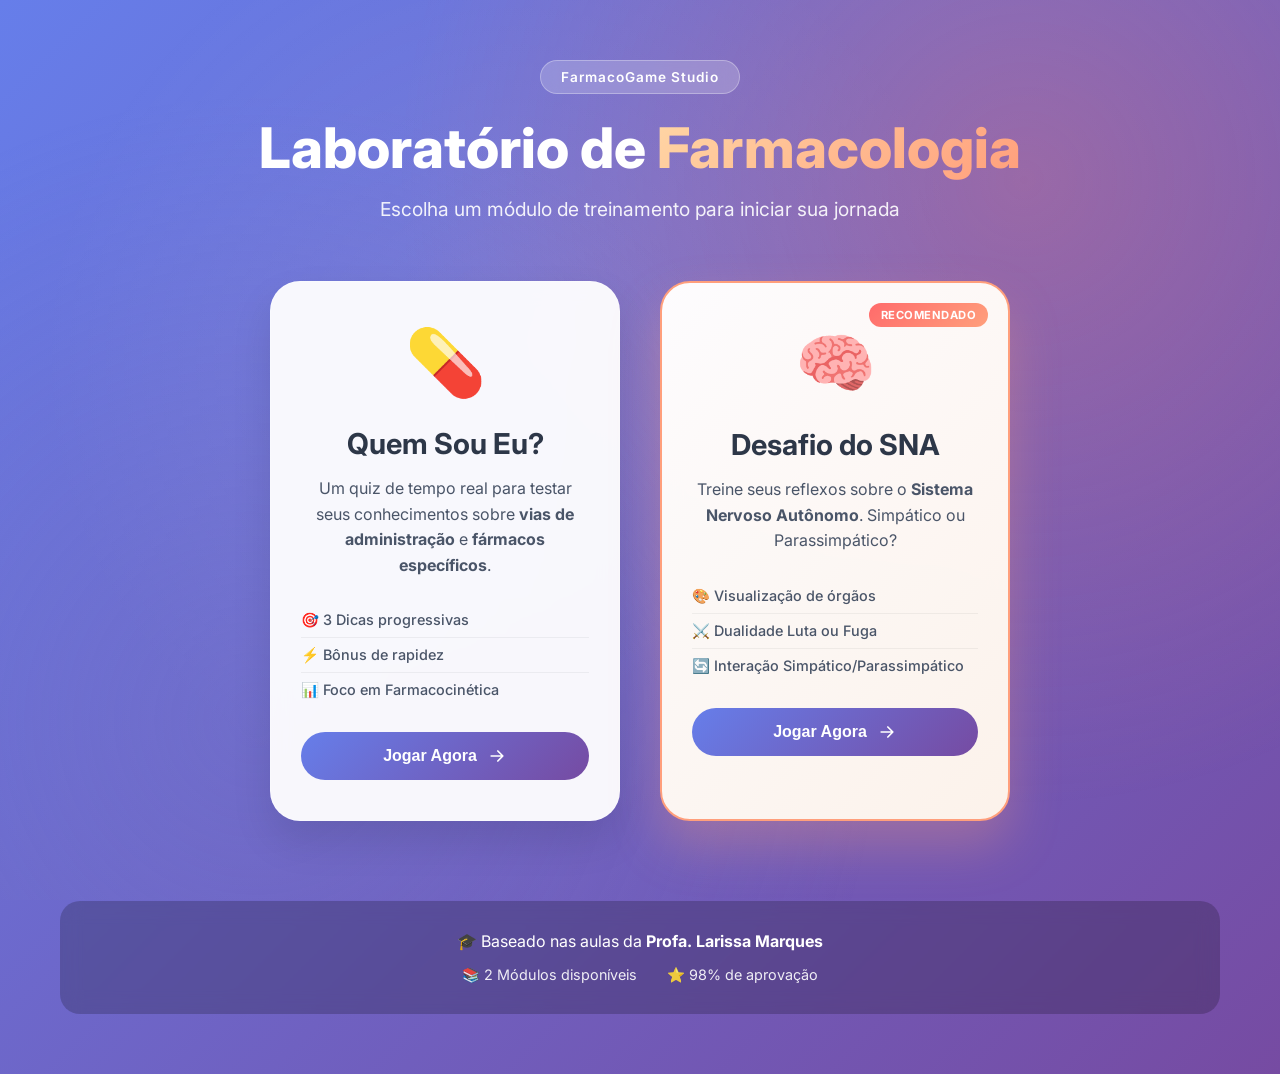
<file: index.html>
<!DOCTYPE html>
<html lang="pt-br">
<head>
    <meta charset="UTF-8">
    <meta name="viewport" content="width=device-width, initial-scale=1.0">
    <title>FarmacoGame Studio | Treinamento em Farmacologia</title>
    <link rel="stylesheet" href="style.css">
    <link href="https://fonts.googleapis.com/css2?family=Inter:wght@300;400;500;600;700;800&display=swap" rel="stylesheet">
</head>
<body>
    <div class="animated-bg"></div>
    
    <div class="main-container">
        <header class="menu-header">
            <div class="badge">FarmacoGame Studio</div>
            <h1>Laboratório de <span class="gradient-text">Farmacologia</span></h1>
            <p class="subtitle">Escolha um módulo de treinamento para iniciar sua jornada</p>
        </header>

        <div class="selection-screen">
            <div class="game-card" data-game="quiz">
                <div class="card-glow"></div>
                <div class="icon-wrapper">
                    <div class="icon">💊</div>
                </div>
                <h2>Quem Sou Eu?</h2>
                <p>Um quiz de tempo real para testar seus conhecimentos sobre <strong>vias de administração</strong> e <strong>fármacos específicos</strong>.</p>
                <ul class="features">
                    <li>🎯 3 Dicas progressivas</li>
                    <li>⚡ Bônus de rapidez</li>
                    <li>📊 Foco em Farmacocinética</li>
                </ul>
                <button onclick="irParaJogo('quiz')" class="btn-play">
                    <span>Jogar Agora</span>
                    <svg class="btn-icon" viewBox="0 0 24 24" fill="none">
                        <path d="M5 12H19M19 12L13 6M19 12L13 18" stroke="currentColor" stroke-width="2" stroke-linecap="round"/>
                    </svg>
                </button>
            </div>

            <div class="game-card highlight" data-game="sna">
                <div class="card-glow"></div>
                <div class="icon-wrapper">
                    <div class="icon">🧠</div>
                </div>
                <div class="new-badge">RECOMENDADO</div>
                <h2>Desafio do SNA</h2>
                <p>Treine seus reflexos sobre o <strong>Sistema Nervoso Autônomo</strong>. Simpático ou Parassimpático?</p>
                <ul class="features">
                    <li>🎨 Visualização de órgãos</li>
                    <li>⚔️ Dualidade Luta ou Fuga</li>
                    <li>🔄 Interação Simpático/Parassimpático</li>
                </ul>
                <button onclick="irParaJogo('sna')" class="btn-play">
                    <span>Jogar Agora</span>
                    <svg class="btn-icon" viewBox="0 0 24 24" fill="none">
                        <path d="M5 12H19M19 12L13 6M19 12L13 18" stroke="currentColor" stroke-width="2" stroke-linecap="round"/>
                    </svg>
                </button>
            </div>
        </div>

        <footer class="main-footer">
            <p>🎓 Baseado nas aulas da <strong>Profa. Larissa Marques</strong></p>
            <div class="footer-stats">
                <span>📚 2 Módulos disponíveis</span>
                <span>⭐ 98% de aprovação</span>
            </div>
        </footer>
    </div>

    <script>
        function irParaJogo(tipo) {
            const buttons = document.querySelectorAll('.btn-play');
            buttons.forEach(btn => btn.style.opacity = '0.7');
            
            setTimeout(() => {
                if(tipo === 'quiz') {
                    window.location.href = 'JogoQuemSouEu/index.html';
                } else {
                    window.location.href = 'DesafiodoSNASimpaticovsParassimpatico/index.html';
                }
            }, 200);
        }

        // Adiciona animação de hover nos cards
        document.querySelectorAll('.game-card').forEach(card => {
            card.addEventListener('mousemove', (e) => {
                const rect = card.getBoundingClientRect();
                const x = e.clientX - rect.left;
                const y = e.clientY - rect.top;
                
                card.style.setProperty('--mouse-x', `${x}px`);
                card.style.setProperty('--mouse-y', `${y}px`);
            });
        });
    </script>
</body>
</html>
</file>
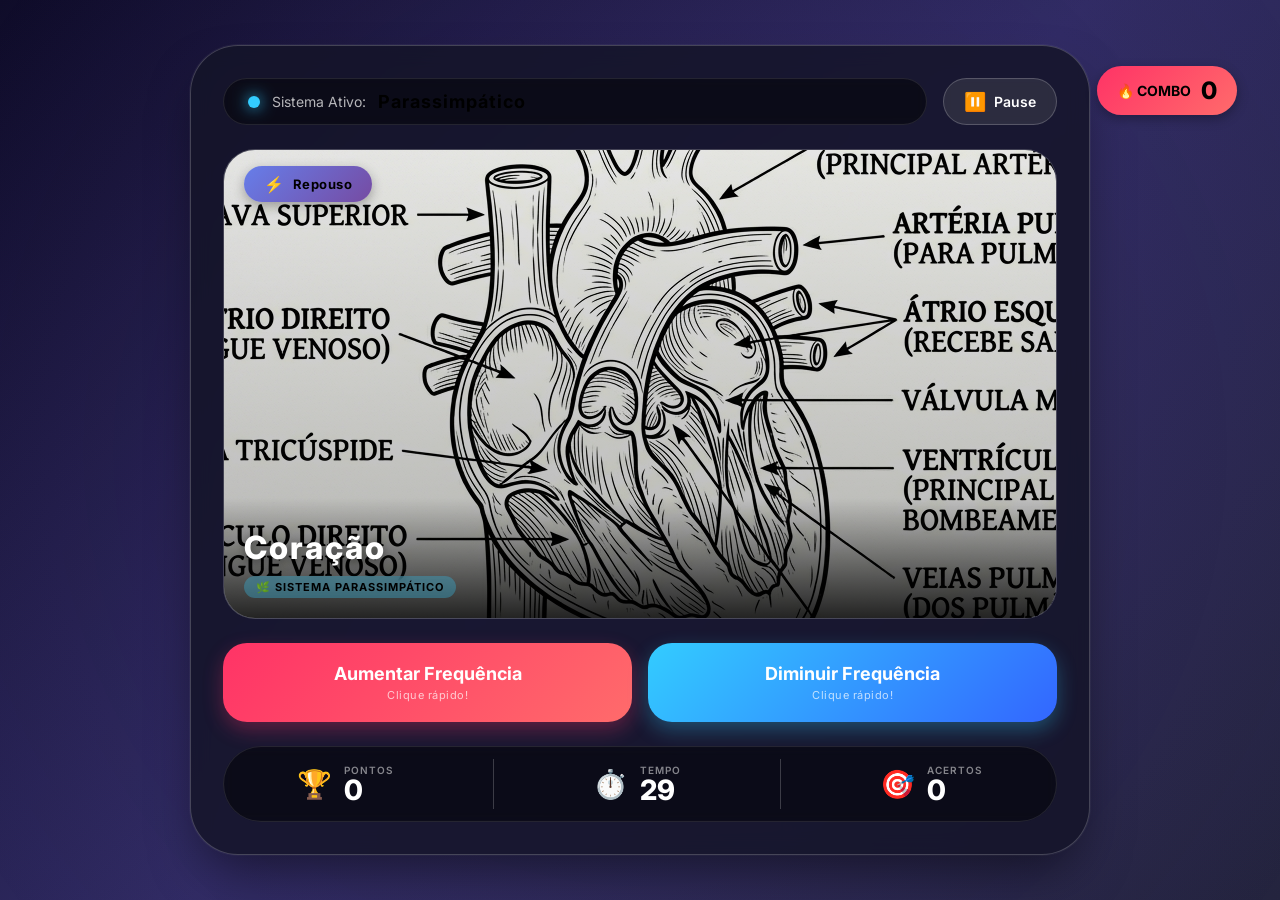
<file: DesafiodoSNASimpaticovsParassimpatico/index.html>
<!DOCTYPE html>
<html lang="pt-br">
<head>
    <meta charset="UTF-8">
    <meta name="viewport" content="width=device-width, initial-scale=1.0">
    <title>⚡ SNA Reflex Challenge | Simpático vs Parassimpático</title>
    <link rel="stylesheet" href="style.css">
    <link href="https://fonts.googleapis.com/css2?family=Inter:opsz,wght@14..32,400;14..32,600;14..32,700;14..32,800&display=swap" rel="stylesheet">
</head>
<body>
    <div class="game-wrapper">
        <div class="bg-gradient"></div>
        
        <div class="game-container">
            <!-- Header com status do sistema e pause -->
            <div class="game-header">
                <div class="system-status" id="system-status">
                    <div class="status-indicator"></div>
                    <span>Sistema Ativo:</span>
                    <strong id="modo-sistema">---</strong>
                </div>
                
                <button class="btn-pause" id="btnPause" onclick="togglePause()">
                    <span class="pause-icon">⏸️</span>
                    <span class="pause-text">Pause</span>
                </button>
            </div>

            <!-- Card do órgão (widescreen) -->
            <div class="organ-card">
                <div class="situacao-badge" id="situacao-badge">
                    <span class="badge-icon">⚡</span>
                    <span id="situacao-texto">---</span>
                </div>
                
                <div id="view-port">
                    <div class="organ-image-container">
                        <div class="image-frame">
                            <img id="organo-imagem" src="" alt="Órgão" class="organ-image">
                            <div class="image-overlay"></div>
                            <div class="organ-glow" id="organ-glow"></div>
                        </div>
                        <div class="organ-label">
                            <h2 id="nome-orgao" class="organ-name">ÓRGÃO</h2>
                            <div class="organ-system-badge" id="organ-system-badge"></div>
                        </div>
                    </div>
                </div>

                <!-- Efeito de feedback visual -->
                <div class="feedback-effect" id="feedback-effect"></div>
            </div>

            <!-- Botões de ação -->
            <div class="controles">
                <button class="btn-acao btn-acao-a" id="btnA" onclick="jogar('A')">
                    <span class="btn-label">Ação A</span>
                    <span class="btn-hint">Clique rápido!</span>
                </button>
                <button class="btn-acao btn-acao-b" id="btnB" onclick="jogar('B')">
                    <span class="btn-label">Ação B</span>
                    <span class="btn-hint">Clique rápido!</span>
                </button>
            </div>

            <!-- Stats com design moderno -->
            <div class="stats-panel">
                <div class="stat-item">
                    <span class="stat-icon">🏆</span>
                    <div class="stat-info">
                        <span class="stat-label">PONTOS</span>
                        <strong id="score" class="stat-value">0</strong>
                    </div>
                </div>
                <div class="stat-divider"></div>
                <div class="stat-item">
                    <span class="stat-icon">⏱️</span>
                    <div class="stat-info">
                        <span class="stat-label">TEMPO</span>
                        <strong id="timer" class="stat-value">30</strong>
                    </div>
                </div>
                <div class="stat-divider"></div>
                <div class="stat-item">
                    <span class="stat-icon">🎯</span>
                    <div class="stat-info">
                        <span class="stat-label">ACERTOS</span>
                        <strong id="acertos" class="stat-value">0</strong>
                    </div>
                </div>
            </div>

            <!-- Combo counter -->
            <div class="combo-counter" id="combo-counter">
                <span>🔥 COMBO</span>
                <strong id="combo-value">0</strong>
            </div>
        </div>
    </div>

    <!-- Modal de Pause -->
    <div class="pause-modal" id="pauseModal">
        <div class="pause-modal-content">
            <div class="pause-modal-header">
                <span class="pause-modal-icon">⏸️</span>
                <h2>Jogo Pausado</h2>
            </div>
            <div class="pause-modal-stats">
                <div class="pause-stat">
                    <span>🏆 Pontuação Atual</span>
                    <strong id="pauseScore">0</strong>
                </div>
                <div class="pause-stat">
                    <span>✅ Acertos</span>
                    <strong id="pauseAcertos">0</strong>
                </div>
                <div class="pause-stat">
                    <span>⏱️ Tempo Restante</span>
                    <strong id="pauseTimer">30</strong>
                </div>
            </div>
            <div class="pause-modal-buttons">
                <button class="btn-resume" onclick="resumeGame()">
                    <span>▶️</span> Continuar
                </button>
                <button class="btn-restart" onclick="restartGame()">
                    <span>🔄</span> Reiniciar
                </button>
            </div>
            <div class="pause-instructions">
                <p>Pressione <kbd>ESC</kbd> ou clique em "Continuar" para retomar</p>
            </div>
        </div>
    </div>

    <audio id="som-acerto" preload="auto">
        <source src="https://www.soundjay.com/misc/sounds/bell-ringing-05.mp3" type="audio/mpeg">
    </audio>
    <audio id="som-erro" preload="auto">
        <source src="https://www.soundjay.com/misc/sounds/buzzer-or-wrong-answer-02.mp3" type="audio/mpeg">
    </audio>
    
    <script src="script.js"></script>
</body>
</html>
</file>
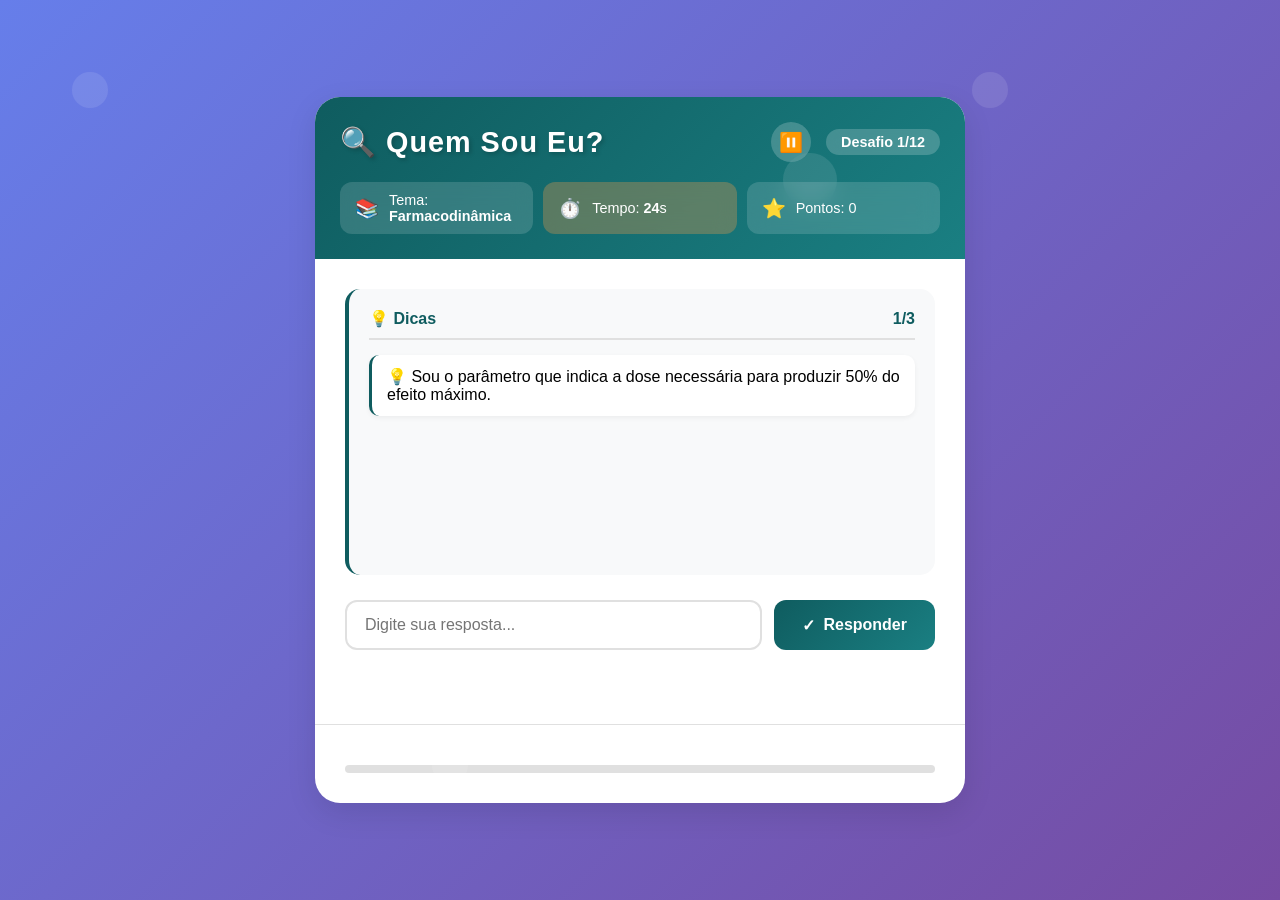
<file: JogoQuemSouEu/index.html>
<!DOCTYPE html>
<html lang="pt-br">
<head>
    <meta charset="UTF-8">
    <meta name="viewport" content="width=device-width, initial-scale=1.0, user-scalable=no">
    <title>Quem Sou Eu? - Farmacologia</title>
    <link rel="stylesheet" href="style.css">
</head>
<body>
    <div class="game-wrapper">
        <div class="game-container">
            <header>
                <div class="header-top">
                    <h1>🔍 Quem Sou Eu?</h1>
                    <div class="header-controls">
                        <button id="btn-pause" class="pause-btn" title="Pausar jogo">
                            ⏸️
                        </button>
                        <div class="level-badge" id="level-badge">Nível 1</div>
                    </div>
                </div>
                <div class="stats">
                    <div class="stat-card">
                        <span class="stat-icon">📚</span>
                        <span id="tema-label">Tema: <strong id="tema">---</strong></span>
                    </div>
                    <div class="stat-card timer-card">
                        <span class="stat-icon">⏱️</span>
                        <span id="timer">Tempo: <strong id="segundos">20</strong>s</span>
                    </div>
                    <div class="stat-card score-card">
                        <span class="stat-icon">⭐</span>
                        <span id="score">Pontos: 0</span>
                    </div>
                </div>
            </header>

            <main>
                <div class="dicas-container">
                    <div class="dicas-header">
                        <span>💡 Dicas</span>
                        <span id="dicas-count">0/3</span>
                    </div>
                    <div id="caixa-dicas">
                        <ul id="lista-dicas">
                            <li class="dica-placeholder">✨ Aguardando dicas...</li>
                        </ul>
                    </div>
                </div>

                <div class="input-area">
                    <div class="input-wrapper">
                        <input type="text" id="resposta-usuario" placeholder="Digite sua resposta..." autocomplete="off">
                        <button id="btn-responder" class="btn-primary">
                            <span>✓</span> Responder
                        </button>
                    </div>
                </div>
                <div id="feedback" class="feedback-message"></div>
            </main>

            <footer>
                <div class="footer-buttons">
                    <button id="btn-proximo" class="btn-next hidden">▶ Próximo Desafio</button>
                </div>
                <div class="progress-bar-container">
                    <div class="progress-bar" id="progress-bar"></div>
                </div>
            </footer>
        </div>
    </div>

    <!-- Modal de Pause -->
    <div id="pause-modal" class="modal hidden">
        <div class="modal-content">
            <div class="modal-header">
                <h2>⏸️ Jogo Pausado</h2>
            </div>
            <div class="modal-body">
                <p>O tempo está parado!</p>
                <div class="pause-info">
                    <span>Desafio atual: <strong id="pause-desafio">---</strong></span>
                    <span>Tempo restante: <strong id="pause-tempo">20</strong>s</span>
                </div>
            </div>
            <div class="modal-footer">
                <button id="btn-resume" class="btn-resume">▶ Retomar Jogo</button>
                <button id="btn-restart" class="btn-restart">🔄 Reiniciar</button>
            </div>
        </div>
    </div>

    <script src="script.js"></script>
</body>
</html>
</file>
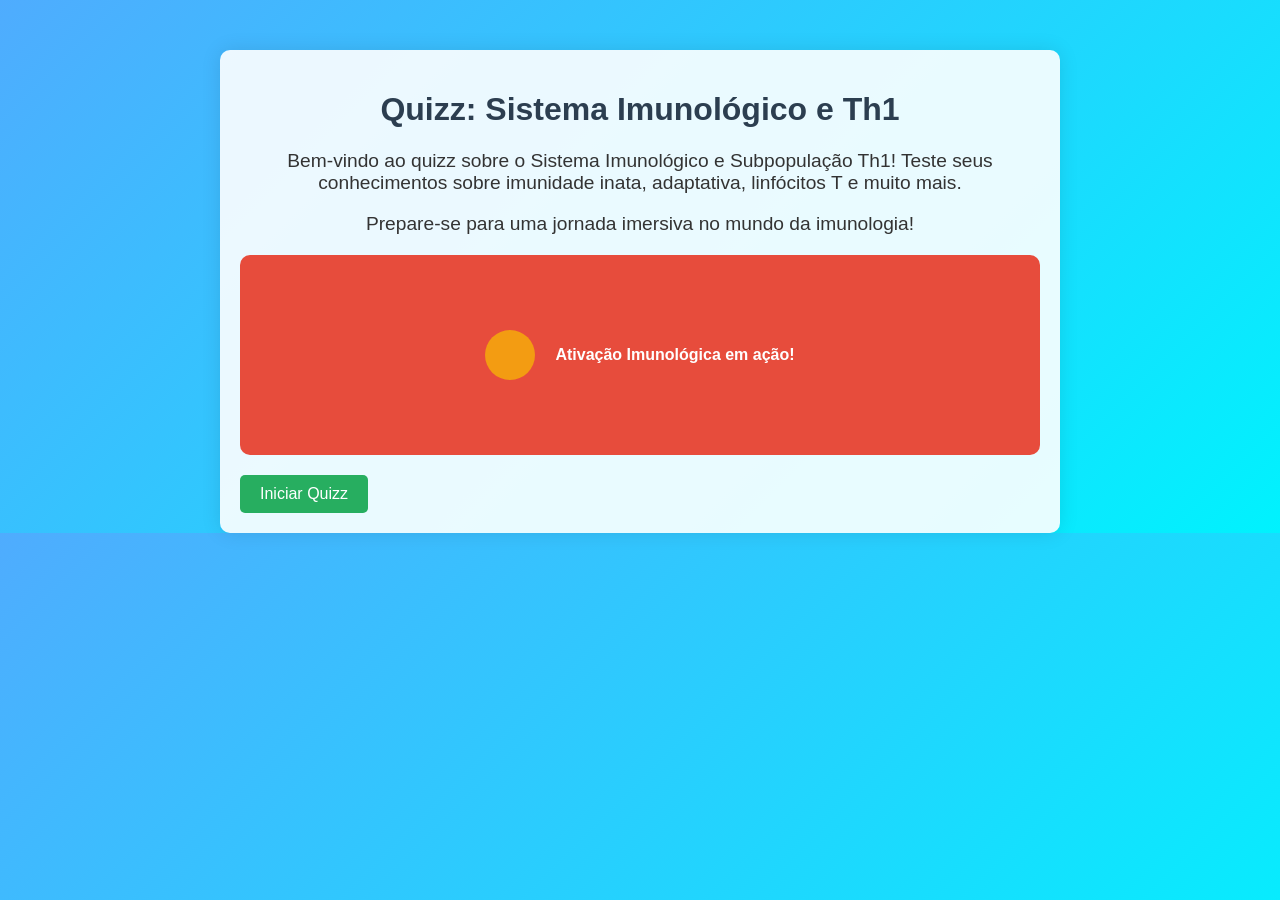
<file: home.html>
<!DOCTYPE html>
<html lang="pt-BR">
<head>
    <meta charset="UTF-8">
    <meta name="viewport" content="width=device-width, initial-scale=1.0">
    <title>Quizz: Sistema Imunológico e Th1</title>
    <style>
        body {
            font-family: 'Arial', sans-serif;
            background: linear-gradient(135deg, #4facfe 0%, #00f2fe 100%);
            color: #333;
            margin: 0;
            padding: 0;
            overflow-x: hidden;
        }
        .container {
            max-width: 800px;
            margin: 0 auto;
            padding: 20px;
            background: rgba(255, 255, 255, 0.9);
            border-radius: 10px;
            box-shadow: 0 0 20px rgba(0, 0, 0, 0.1);
            margin-top: 50px;
        }
        h1, h2 {
            text-align: center;
            color: #2c3e50;
        }
        .intro {
            text-align: center;
            font-size: 1.2em;
            margin-bottom: 20px;
        }
        .animation {
            display: flex;
            justify-content: center;
            align-items: center;
            height: 200px;
            background: #e74c3c;
            border-radius: 10px;
            margin-bottom: 20px;
            animation: pulse 2s infinite;
        }
        @keyframes pulse {
            0% { transform: scale(1); }
            50% { transform: scale(1.05); }
            100% { transform: scale(1); }
        }
        .cell {
            width: 50px;
            height: 50px;
            background: #f39c12;
            border-radius: 50%;
            animation: move 3s ease-in-out infinite;
        }
        @keyframes move {
            0% { transform: translateX(0); }
            50% { transform: translateX(100px); }
            100% { transform: translateX(0); }
        }
        .quiz {
            display: none;
        }
        .question {
            margin-bottom: 20px;
            padding: 15px;
            background: #ecf0f1;
            border-radius: 8px;
            border-left: 5px solid #3498db;
        }
        .options {
            list-style: none;
            padding: 0;
        }
        .options li {
            margin: 10px 0;
        }
        .options input {
            margin-right: 10px;
        }
        button {
            background: #27ae60;
            color: white;
            border: none;
            padding: 10px 20px;
            border-radius: 5px;
            cursor: pointer;
            font-size: 1em;
            transition: background 0.3s;
        }
        button:hover {
            background: #2ecc71;
        }
        .result {
            display: none;
            text-align: center;
            font-size: 1.5em;
            margin-top: 20px;
        }
        .correct {
            color: #27ae60;
        }
        .incorrect {
            color: #e74c3c;
        }
        .ranking {
            display: none;
            margin-top: 20px;
        }
        .ranking ul {
            list-style: none;
            padding: 0;
        }
        .ranking li {
            background: #ecf0f1;
            margin: 5px 0;
            padding: 10px;
            border-radius: 5px;
            display: flex;
            justify-content: space-between;
        }
    </style>
</head>
<body>
    <div class="container">
        <h1>Quizz: Sistema Imunológico e Th1</h1>
        <div class="intro">
            <p>Bem-vindo ao quizz sobre o Sistema Imunológico e Subpopulação Th1! Teste seus conhecimentos sobre imunidade inata, adaptativa, linfócitos T e muito mais.</p>
            <p>Prepare-se para uma jornada imersiva no mundo da imunologia!</p>
        </div>
        <div class="animation">
            <div class="cell"></div>
            <p style="margin-left: 20px; color: white; font-weight: bold;">Ativação Imunológica em ação!</p>
        </div>
        
        <button id="startQuiz">Iniciar Quizz</button>
        
        <div class="quiz" id="quiz">
            <h2>Perguntas (15 sorteadas)</h2>
            <div id="questions"></div>
            <button id="submitQuiz">Enviar Respostas</button>
        </div>
        
        <div class="result" id="result">
            <h2>Resultado</h2>
            <p id="score"></p>
            <p id="feedback"></p>
            <button id="showRanking">Ver Ranking</button>
        </div>
        
        <div class="ranking" id="ranking">
            <h2>Ranking</h2>
            <ul id="rankingList"></ul>
        </div>
    </div>

    <script>
        const startBtn = document.getElementById('startQuiz');
        const quiz = document.getElementById('quiz');
        const submitBtn = document.getElementById('submitQuiz');
        const result = document.getElementById('result');
        const rankingEl = document.getElementById('ranking'); // Renomeado para evitar conflito
        const showRankingBtn = document.getElementById('showRanking');
        const questionsDiv = document.getElementById('questions');
        const scoreEl = document.getElementById('score');
        const feedbackEl = document.getElementById('feedback');
        const rankingList = document.getElementById('rankingList');

        let selectedQuestions = [];
        const NUM_QUESTIONS = 15;

        // Função de utilidade para embaralhar um array
        function shuffleArray(array) {
            for (let i = array.length - 1; i > 0; i--) {
                const j = Math.floor(Math.random() * (i + 1));
                [array[i], array[j]] = [array[j], array[i]];
            }
        }

        // Array com todas as perguntas
        const allQuestions = [
            // Perguntas sobre Sistema Imunológico Geral (expandido)
            { id: 1, question: "O que é o sistema imunológico?", options: ["Um sistema de defesa contra invasores como vírus e bactérias.", "Um órgão responsável pela digestão.", "Um tipo de célula sanguínea.", "Uma barreira física apenas."], answer: "a" },
            { id: 2, question: "Quais são as duas etapas principais do sistema imunológico?", options: ["Imunidade inata e adaptativa.", "Imunidade humoral e celular.", "Imunidade ativa e passiva.", "Imunidade natural e adquirida."], answer: "a" },
            { id: 3, question: "O que inclui a imunidade inata?", options: ["Barreiras físicas como pele e mucosas, e células de ataque rápido.", "Linfócitos que aprendem a reconhecer patógenos.", "Produção de anticorpos específicos.", "Memória imunológica."], answer: "a" },
            { id: 4, question: "O que é a imunidade adaptativa?", options: ["Resposta que aprende e memoriza patógenos específicos.", "Defesa imediata contra invasores.", "Produção de mucosas.", "Ataque rápido sem memória."], answer: "a" },
            { id: 5, question: "Por que os linfócitos T são importantes?", options: ["São protagonistas da imunidade adaptativa e explicam infecções, vacinas e autoimunidade.", "Produzem anticorpos diretamente.", "Atuam apenas na pele.", "São responsáveis pela digestão."], answer: "a" },
            { id: 6, question: "O que é a imunidade celular?", options: ["Defesa contra ameaças intracelulares, mediada por linfócitos T.", "Produção de anticorpos no sangue.", "Barreiras físicas do corpo.", "Resposta contra parasitas externos."], answer: "a" },
            { id: 7, question: "Qual a diferença entre imunidade humoral e celular?", options: ["Humoral usa anticorpos contra patógenos extracelulares; celular ataca intracelulares.", "Humoral é inata; celular é adaptativa.", "Humoral usa células NK; celular usa macrófagos.", "Humoral é rápida; celular é lenta."], answer: "a" },
            { id: 8, question: "Onde os linfócitos T nascem?", options: ["Na medula óssea.", "No timo.", "No fígado.", "No baço."], answer: "a" },
            { id: 9, question: "O que é o timo?", options: ["Órgão onde os linfócitos T amadurecem.", "Local de produção de anticorpos.", "Barreira física da pele.", "Célula apresentadora de antígenos."], answer: "a" },
            { id: 10, question: "O que é seleção positiva no timo?", options: ["Células que reconhecem MHC próprio sobrevivem.", "Células que atacam o próprio corpo são eliminadas.", "Células aprendem a produzir anticorpos.", "Células migram para a medula."], answer: "a" },
            { id: 11, question: "O que é seleção negativa no timo?", options: ["Células que reconhecem demais o próprio corpo são eliminadas.", "Células que reconhecem MHC sobrevivem.", "Células produzem citocinas.", "Células se tornam linfócitos B."], answer: "a" },
            { id: 12, question: "O que são linfócitos T?", options: ["Soldados da imunidade celular.", "Produtores de anticorpos.", "Barreiras físicas.", "Células de ataque rápido."], answer: "a" },
            { id: 13, question: "Como os linfócitos TCD4 são ativados?", options: ["Reconhecendo antígeno no MHC Classe II via TCR.", "Produzindo anticorpos.", "Atacando diretamente células infectadas.", "Liberando mucosas."], answer: "a" },
            { id: 14, question: "O que é MHC Classe II?", options: ["Bandeja usada por células apresentadoras para exibir antígenos.", "Receptor de célula T.", "Citocina inflamatória.", "Barreira física."], answer: "a" },
            { id: 15, question: "O que são células apresentadoras de antígeno?", options: ["Macrófagos e células dendríticas.", "Linfócitos T.", "Células NK.", "Eosinófilos."], answer: "a" },
            { id: 16, question: "O que é o TCR?", options: ["Receptor de célula T.", "Citocina.", "Barreira física.", "Antígeno."], answer: "a" },
            { id: 17, question: "Qual é o papel dos macrófagos na imunidade?", options: ["Engolir patógenos e apresentar antígenos.", "Produzir anticorpos.", "Atacar células tumorais.", "Liberar mucosas."], answer: "a" },
            { id: 18, question: "O que são células NK?", options: ["Células de ataque rápido contra células infectadas.", "Produtores de anticorpos.", "Barreiras físicas.", "Linfócitos T."], answer: "a" },
            { id: 19, question: "O que é memória imunológica?", options: ["Capacidade de responder mais rápido a patógenos já encontrados.", "Defesa imediata.", "Produção de mucosas.", "Ataque sem reconhecimento."], answer: "a" },
            { id: 20, question: "Qual é a diferença entre imunidade ativa e passiva?", options: ["Ativa é produzida pelo corpo; passiva é transferida.", "Ativa é inata; passiva é adaptativa.", "Ativa usa anticorpos; passiva usa células.", "Ativa é rápida; passiva é lenta."], answer: "a" },
            // Perguntas sobre Th1 (do conteúdo original e expandido)
            { id: 21, question: "O que são os linfócitos T CD4⁺ do tipo Th1?", options: ["Subpopulação especializada em promover respostas celulares contra patógenos intracelulares.", "Células que produzem anticorpos.", "Barreiras físicas.", "Células NK."], answer: "a" },
            { id: 22, question: "Qual citocina inicia a diferenciação para Th1?", options: ["IL-12.", "IFN-γ.", "IL-2.", "TNF-β."], answer: "a" },
            { id: 23, question: "Qual é a principal citocina Th1?", options: ["IFN-γ.", "IL-4.", "IL-10.", "TGF-β."], answer: "a" },
            { id: 24, question: "O que o IFN-γ faz?", options: ["Ativa macrófagos para destruir microrganismos.", "Inibe macrófagos.", "Produz anticorpos.", "Reduz inflamação."], answer: "a" },
            { id: 25, question: "Qual doença depende fortemente da resposta Th1?", options: ["Tuberculose.", "Asma.", "Dermatite atópica.", "Rinite alérgica."], answer: "a" },
            { id: 26, question: "O que auxilia na proliferação de linfócitos T?", options: ["IL-2.", "IL-12.", "TNF-β.", "IL-13."], answer: "a" },
            { id: 27, question: "O que o TNF-β auxilia?", options: ["Processos inflamatórios e destruição de tecidos infectados.", "Proliferação de T.", "Inibição de macrófagos.", "Produção de anticorpos."], answer: "a" },
            { id: 28, question: "Qual é o patógeno alvo da Th1?", options: ["Intracelulares.", "Extracelulares.", "Parasitas intestinais.", "Fungos."], answer: "a" },
            { id: 29, question: "O que acontece com excesso de Th1?", options: ["Doenças autoimunes.", "Alergias.", "Infecções virais persistentes.", "Redução da inflamação."], answer: "a" },
            { id: 30, question: "Qual doença autoimune está associada à hiperatividade Th1?", options: ["Diabetes Mellitus Tipo 1.", "Asma.", "Dermatite atópica.", "Rinite alérgica."], answer: "a" },
            { id: 31, question: "O que regula o equilíbrio Th1/Th2?", options: ["Tregs com IL-10 e TGF-β.", "Apenas IFN-γ.", "Citocinas ambientais.", "Macrófagos."], answer: "a" },
            { id: 32, question: "O que o IFN-γ inibe?", options: ["Desenvolvimento de Th2.", "Macrófagos.", "Inflamação.", "TCD8."], answer: "a" },
            { id: 33, question: "Em qual infecção a Th1 ativa macrófagos para destruir amastigotas?", options: ["Leishmaniose.", "Tuberculose.", "Hepatite.", "HIV."], answer: "a" },
            { id: 34, question: "O que é essencial na resposta Th1 contra vírus?", options: ["Estimular TCD8.", "Produzir anticorpos.", "Atacar extracelulares.", "Reduzir MHC."], answer: "a" },
            { id: 35, question: "Qual citocina reforça o perfil celular?", options: ["IFN-γ.", "IL-4.", "IL-5.", "IL-13."], answer: "a" },
            { id: 36, question: "O que o T-bet faz?", options: ["Orienta a célula T para o fenótipo Th1.", "Produz anticorpos.", "Inibe inflamação.", "Ativa Th2."], answer: "a" },
            { id: 37, question: "Qual é a função da resposta Th1 na tuberculose?", options: ["Ativar macrófagos e formar granulomas.", "Produzir IgE.", "Reduzir inflamação.", "Atacar parasitas."], answer: "a" },
            { id: 38, question: "O que auxilia na expansão clonal?", options: ["IL-2.", "TNF-β.", "IL-12.", "IFN-γ."], answer: "a" },
            { id: 39, question: "Qual é o risco do excesso Th1?", options: ["Autoimunidade.", "Infecções graves.", "Alergias.", "Câncer."], answer: "a" },
            { id: 40, question: "O que o equilíbrio Th1/Th2 evita?", options: ["Infecções e alergias.", "Apenas infecções.", "Apenas alergias.", "Inflamação."], answer: "a" },
            { id: 41, question: "Qual célula produz IL-12 em resposta a patógenos?", options: ["Macrófagos e dendríticas.", "Linfócitos B.", "Células NK.", "Eosinófilos."], answer: "a" },
            { id: 42, question: "O que estimula células NK?", options: ["IL-2.", "IL-12.", "TNF-β.", "IFN-γ."], answer: "a" },
            { id: 43, question: "Qual é a resposta Th1 contra protozoários?", options: ["Leishmania spp.", "Vírus.", "Bactérias extracelulares.", "Fungos."], answer: "a" },
            { id: 44, question: "O que aumenta MHC I e II?", options: ["IFN-γ.", "IL-2.", "TNF-β.", "IL-12."], answer: "a" },
            { id: 45, question: "Qual doença tem resposta Th2 predominante grave?", options: ["Leishmaniose visceral.", "Tuberculose.", "DM1.", "EM."], answer: "a" },
            { id: 46, question: "O que é essencial na fase inicial do HIV?", options: ["Resposta Th1.", "Alergias.", "Autoimunidade.", "Parasitas."], answer: "a" },
            { id: 47, question: "Qual citocina auxilia em processos inflamatórios?", options: ["TNF-β.", "IL-2.", "IL-12.", "IFN-γ."], answer: "a" },
            { id: 48, question: "O que o recrutamento de células de defesa envolve?", options: ["TNF-β.", "IL-2.", "IL-12.", "IFN-γ."], answer: "a" },
            { id: 49, question: "Qual é o papel na imunidade celular mediada por TCD8?", options: ["IL-2 auxilia na expansão.", "IFN-γ inibe.", "TNF-β destrói.", "IL-12 inicia."], answer: "a" },
            { id: 50, question: "O que é importante contra Listeria monocytogenes?", options: ["Th1.", "Th2.", "Humoral.", "Inata."], answer: "a" },
            { id: 51, question: "Qual doença autoimune por Th1?", options: ["Esclerose Múltipla.", "Asma.", "Hepatite.", "Leishmaniose."], answer: "a" },
            // Pergunta incompleta corrigida
            { id: 52, question: "O que regula o crescimento e diferenciação das células T?", options: ["IL-2 (Interleucina 2).", "IL-4 (Interleucina 4).", "TNF-α (Fator de Necrose Tumoral Alfa).", "Histamina."], answer: "a" },
        ];


        // 1. Iniciar o Quizz
        function startQuiz() {
            // Embaralha todas as perguntas
            shuffleArray(allQuestions);
            // Seleciona as 15 primeiras
            selectedQuestions = allQuestions.slice(0, NUM_QUESTIONS);
            // Carrega as perguntas no HTML
            loadQuestions();
            
            // Esconde introdução e ranking, mostra o quizz
            document.querySelector('.intro').style.display = 'none';
            document.querySelector('.animation').style.display = 'none';
            startBtn.style.display = 'none';
            result.style.display = 'none';
            rankingEl.style.display = 'none';
            quiz.style.display = 'block';
        }

        // 2. Carregar as perguntas na interface
        function loadQuestions() {
            questionsDiv.innerHTML = ''; // Limpa perguntas anteriores
            selectedQuestions.forEach((q, index) => {
                const questionEl = document.createElement('div');
                questionEl.classList.add('question');
                questionEl.innerHTML = `
                    <p><strong>${index + 1}. ${q.question}</strong></p>
                    <ul class="options">
                        <li>
                            <input type="radio" id="q${q.id}a" name="question${q.id}" value="a">
                            <label for="q${q.id}a">${q.options[0]}</label>
                        </li>
                        <li>
                            <input type="radio" id="q${q.id}b" name="question${q.id}" value="b">
                            <label for="q${q.id}b">${q.options[1]}</label>
                        </li>
                        <li>
                            <input type="radio" id="q${q.id}c" name="question${q.id}" value="c">
                            <label for="q${q.id}c">${q.options[2]}</label>
                        </li>
                        <li>
                            <input type="radio" id="q${q.id}d" name="question${q.id}" value="d">
                            <label for="q${q.id}d">${q.options[3]}</label>
                        </li>
                    </ul>
                `;
                questionsDiv.appendChild(questionEl);
            });
        }

        // 3. Submeter o Quizz e mostrar os resultados
        function submitQuizResults() {
            let score = 0;
            const totalQuestions = selectedQuestions.length;
            
            selectedQuestions.forEach(q => {
                // Pega o valor selecionado para a pergunta
                const selectedOption = document.querySelector(`input[name="question${q.id}"]:checked`);
                
                if (selectedOption && selectedOption.value === q.answer) {
                    score++;
                }
            });

            const percentage = (score / totalQuestions) * 100;

            scoreEl.innerHTML = `Você acertou **${score}** de ${totalQuestions} perguntas! (${percentage.toFixed(2)}%)`;

            if (percentage >= 90) {
                feedbackEl.innerHTML = `<span class="correct">Excelente! Você é um expert em Imunologia! 🧬</span>`;
            } else if (percentage >= 70) {
                feedbackEl.innerHTML = `<span class="correct">Muito Bom! Ótimo conhecimento sobre Th1 e Imunidade. 💪</span>`;
            } else if (percentage >= 50) {
                feedbackEl.innerHTML = `<span class="incorrect">Bom! Mas ainda há o que aprender sobre as células Th1. 📚</span>`;
            } else {
                feedbackEl.innerHTML = `<span class="incorrect">Precisa estudar mais! A Imunologia é fascinante. Recomendo revisar os temas. 🔬</span>`;
            }

            // Armazena o resultado para o ranking (Simulado)
            saveScore(score, totalQuestions);

            // Esconde quizz, mostra resultados
            quiz.style.display = 'none';
            result.style.display = 'block';
        }

        // 4. Funções de Ranking (usando localStorage para simular)
        function saveScore(score, total) {
            const currentRanking = JSON.parse(localStorage.getItem('quizzRanking')) || [];
            
            // Pede um nome simples (simulando um usuário)
            const userName = prompt("Parabéns! Digite seu nome para o Ranking:") || "Anônimo";
            
            const newScore = {
                name: userName,
                score: score,
                total: total,
                date: new Date().toLocaleString('pt-BR')
            };

            currentRanking.push(newScore);
            // Ordena do maior para o menor
            currentRanking.sort((a, b) => b.score - a.score); 
            // Limita o ranking aos 10 melhores
            if (currentRanking.length > 10) {
                currentRanking.splice(10);
            }

            localStorage.setItem('quizzRanking', JSON.stringify(currentRanking));
        }

        function showRanking() {
            const currentRanking = JSON.parse(localStorage.getItem('quizzRanking')) || [];
            
            rankingList.innerHTML = ''; // Limpa a lista
            
            if (currentRanking.length === 0) {
                rankingList.innerHTML = '<li>Nenhum resultado registrado ainda.</li>';
            } else {
                currentRanking.forEach((item, index) => {
                    const listItem = document.createElement('li');
                    listItem.innerHTML = `
                        <strong>#${index + 1} ${item.name}</strong> 
                        <span>${item.score}/${item.total}</span>
                    `;
                    rankingList.appendChild(listItem);
                });
            }

            // Esconde resultados, mostra ranking
            result.style.display = 'none';
            rankingEl.style.display = 'block';
        }

        // Event Listeners
        startBtn.addEventListener('click', startQuiz);
        submitBtn.addEventListener('click', submitQuizResults);
        showRankingBtn.addEventListener('click', showRanking);
        
    </script>
</body>
</html>
</file>
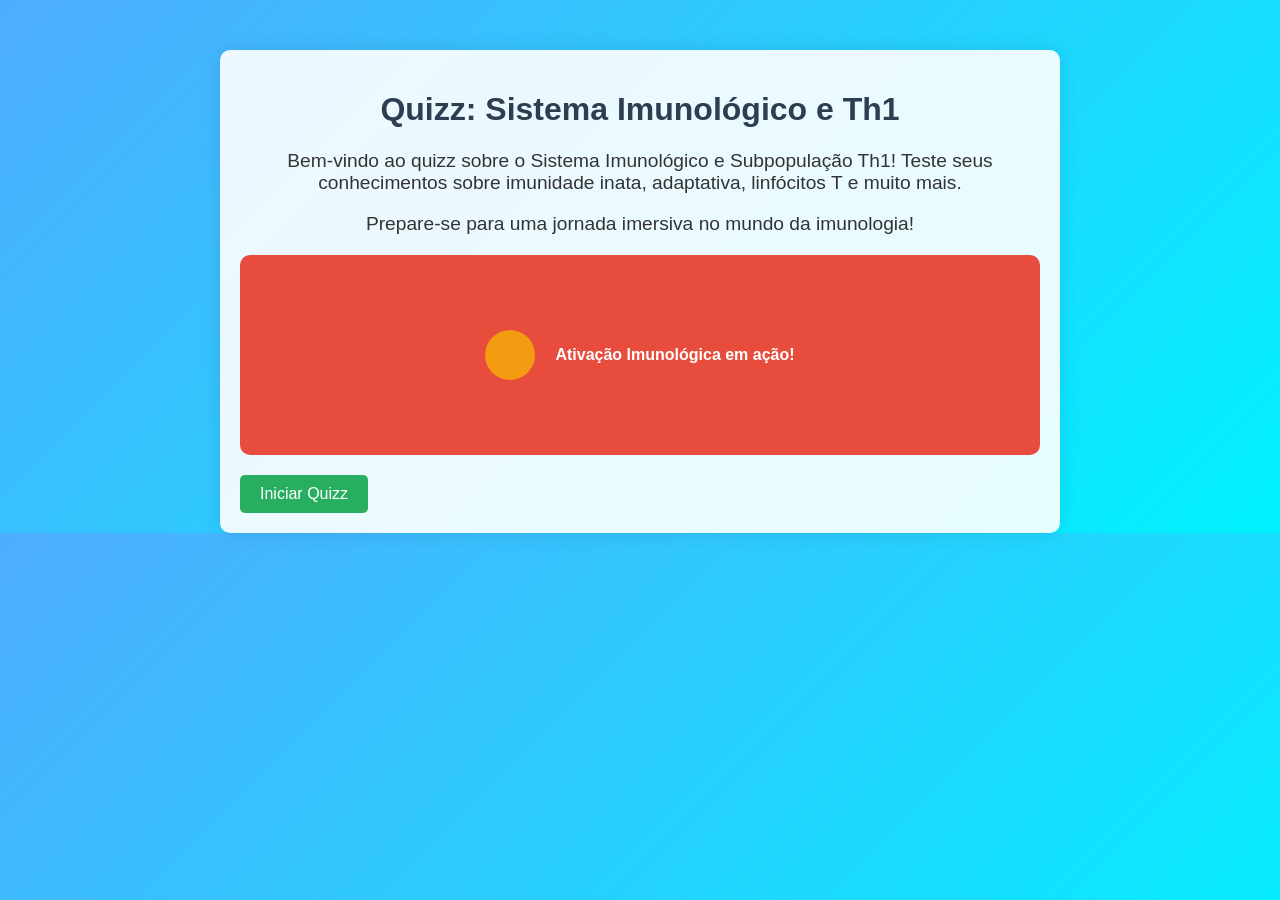
<file: pagina021.html>
<!DOCTYPE html>
<html lang="pt-BR">
<head>
    <meta charset="UTF-8">
    <meta name="viewport" content="width=device-width, initial-scale=1.0">
    <title>Quizz: Sistema Imunológico e Th1</title>
    <style>
        body {
            font-family: 'Arial', sans-serif;
            background: linear-gradient(135deg, #4facfe 0%, #00f2fe 100%);
            color: #333;
            margin: 0;
            padding: 0;
            overflow-x: hidden;
        }
        .container {
            max-width: 800px;
            margin: 0 auto;
            padding: 20px;
            background: rgba(255, 255, 255, 0.9);
            border-radius: 10px;
            box-shadow: 0 0 20px rgba(0, 0, 0, 0.1);
            margin-top: 50px;
        }
        h1, h2 {
            text-align: center;
            color: #2c3e50;
        }
        .intro {
            text-align: center;
            font-size: 1.2em;
            margin-bottom: 20px;
        }
        .animation {
            display: flex;
            justify-content: center;
            align-items: center;
            height: 200px;
            background: #e74c3c;
            border-radius: 10px;
            margin-bottom: 20px;
            animation: pulse 2s infinite;
        }
        @keyframes pulse {
            0% { transform: scale(1); }
            50% { transform: scale(1.05); }
            100% { transform: scale(1); }
        }
        .cell {
            width: 50px;
            height: 50px;
            background: #f39c12;
            border-radius: 50%;
            animation: move 3s ease-in-out infinite;
        }
        @keyframes move {
            0% { transform: translateX(0); }
            50% { transform: translateX(100px); }
            100% { transform: translateX(0); }
        }
        .quiz {
            display: none;
        }
        .question {
            margin-bottom: 20px;
            padding: 15px;
            background: #ecf0f1;
            border-radius: 8px;
            border-left: 5px solid #3498db;
        }
        .options {
            list-style: none;
            padding: 0;
        }
        .options li {
            margin: 10px 0;
        }
        .options input {
            margin-right: 10px;
        }
        button {
            background: #27ae60;
            color: white;
            border: none;
            padding: 10px 20px;
            border-radius: 5px;
            cursor: pointer;
            font-size: 1em;
            transition: background 0.3s;
        }
        button:hover {
            background: #2ecc71;
        }
        .result {
            display: none;
            text-align: center;
            font-size: 1.5em;
            margin-top: 20px;
        }
        .correct {
            color: #27ae60;
        }
        .incorrect {
            color: #e74c3c;
        }
        .ranking {
            display: none;
            margin-top: 20px;
        }
        .ranking ul {
            list-style: none;
            padding: 0;
        }
        .ranking li {
            background: #ecf0f1;
            margin: 5px 0;
            padding: 10px;
            border-radius: 5px;
            display: flex;
            justify-content: space-between;
        }
    </style>
</head>
<body>
    <div class="container">
        <h1>Quizz: Sistema Imunológico e Th1</h1>
        <div class="intro">
            <p>Bem-vindo ao quizz sobre o Sistema Imunológico e Subpopulação Th1! Teste seus conhecimentos sobre imunidade inata, adaptativa, linfócitos T e muito mais.</p>
            <p>Prepare-se para uma jornada imersiva no mundo da imunologia!</p>
        </div>
        <div class="animation">
            <div class="cell"></div>
            <p style="margin-left: 20px; color: white; font-weight: bold;">Ativação Imunológica em ação!</p>
        </div>
        
        <button id="startQuiz">Iniciar Quizz</button>
        
        <div class="quiz" id="quiz">
            <h2>Perguntas (15 sorteadas)</h2>
            <div id="questions"></div>
            <button id="submitQuiz">Enviar Respostas</button>
        </div>
        
        <div class="result" id="result">
            <h2>Resultado</h2>
            <p id="score"></p>
            <p id="feedback"></p>
            <button id="showRanking">Ver Ranking</button>
        </div>
        
        <div class="ranking" id="ranking">
            <h2>Ranking</h2>
            <ul id="rankingList"></ul>
        </div>
    </div>

    <script>
        const startBtn = document.getElementById('startQuiz');
        const quiz = document.getElementById('quiz');
        const submitBtn = document.getElementById('submitQuiz');
        const result = document.getElementById('result');
        const rankingEl = document.getElementById('ranking'); // Renomeado para evitar conflito
        const showRankingBtn = document.getElementById('showRanking');
        const questionsDiv = document.getElementById('questions');
        const scoreEl = document.getElementById('score');
        const feedbackEl = document.getElementById('feedback');
        const rankingList = document.getElementById('rankingList');

        let selectedQuestions = [];
        const NUM_QUESTIONS = 15;

        // Função de utilidade para embaralhar um array
        function shuffleArray(array) {
            for (let i = array.length - 1; i > 0; i--) {
                const j = Math.floor(Math.random() * (i + 1));
                [array[i], array[j]] = [array[j], array[i]];
            }
        }

        // Array com todas as perguntas
        const allQuestions = [
            // Perguntas sobre Sistema Imunológico Geral (expandido)
            { id: 1, question: "O que é o sistema imunológico?", options: ["Um sistema de defesa contra invasores como vírus e bactérias.", "Um órgão responsável pela digestão.", "Um tipo de célula sanguínea.", "Uma barreira física apenas."], answer: "a" },
            { id: 2, question: "Quais são as duas etapas principais do sistema imunológico?", options: ["Imunidade inata e adaptativa.", "Imunidade humoral e celular.", "Imunidade ativa e passiva.", "Imunidade natural e adquirida."], answer: "a" },
            { id: 3, question: "O que inclui a imunidade inata?", options: ["Barreiras físicas como pele e mucosas, e células de ataque rápido.", "Linfócitos que aprendem a reconhecer patógenos.", "Produção de anticorpos específicos.", "Memória imunológica."], answer: "a" },
            { id: 4, question: "O que é a imunidade adaptativa?", options: ["Resposta que aprende e memoriza patógenos específicos.", "Defesa imediata contra invasores.", "Produção de mucosas.", "Ataque rápido sem memória."], answer: "a" },
            { id: 5, question: "Por que os linfócitos T são importantes?", options: ["São protagonistas da imunidade adaptativa e explicam infecções, vacinas e autoimunidade.", "Produzem anticorpos diretamente.", "Atuam apenas na pele.", "São responsáveis pela digestão."], answer: "a" },
            { id: 6, question: "O que é a imunidade celular?", options: ["Defesa contra ameaças intracelulares, mediada por linfócitos T.", "Produção de anticorpos no sangue.", "Barreiras físicas do corpo.", "Resposta contra parasitas externos."], answer: "a" },
            { id: 7, question: "Qual a diferença entre imunidade humoral e celular?", options: ["Humoral usa anticorpos contra patógenos extracelulares; celular ataca intracelulares.", "Humoral é inata; celular é adaptativa.", "Humoral usa células NK; celular usa macrófagos.", "Humoral é rápida; celular é lenta."], answer: "a" },
            { id: 8, question: "Onde os linfócitos T nascem?", options: ["Na medula óssea.", "No timo.", "No fígado.", "No baço."], answer: "a" },
            { id: 9, question: "O que é o timo?", options: ["Órgão onde os linfócitos T amadurecem.", "Local de produção de anticorpos.", "Barreira física da pele.", "Célula apresentadora de antígenos."], answer: "a" },
            { id: 10, question: "O que é seleção positiva no timo?", options: ["Células que reconhecem MHC próprio sobrevivem.", "Células que atacam o próprio corpo são eliminadas.", "Células aprendem a produzir anticorpos.", "Células migram para a medula."], answer: "a" },
            { id: 11, question: "O que é seleção negativa no timo?", options: ["Células que reconhecem demais o próprio corpo são eliminadas.", "Células que reconhecem MHC sobrevivem.", "Células produzem citocinas.", "Células se tornam linfócitos B."], answer: "a" },
            { id: 12, question: "O que são linfócitos T?", options: ["Soldados da imunidade celular.", "Produtores de anticorpos.", "Barreiras físicas.", "Células de ataque rápido."], answer: "a" },
            { id: 13, question: "Como os linfócitos TCD4 são ativados?", options: ["Reconhecendo antígeno no MHC Classe II via TCR.", "Produzindo anticorpos.", "Atacando diretamente células infectadas.", "Liberando mucosas."], answer: "a" },
            { id: 14, question: "O que é MHC Classe II?", options: ["Bandeja usada por células apresentadoras para exibir antígenos.", "Receptor de célula T.", "Citocina inflamatória.", "Barreira física."], answer: "a" },
            { id: 15, question: "O que são células apresentadoras de antígeno?", options: ["Macrófagos e células dendríticas.", "Linfócitos T.", "Células NK.", "Eosinófilos."], answer: "a" },
            { id: 16, question: "O que é o TCR?", options: ["Receptor de célula T.", "Citocina.", "Barreira física.", "Antígeno."], answer: "a" },
            { id: 17, question: "Qual é o papel dos macrófagos na imunidade?", options: ["Engolir patógenos e apresentar antígenos.", "Produzir anticorpos.", "Atacar células tumorais.", "Liberar mucosas."], answer: "a" },
            { id: 18, question: "O que são células NK?", options: ["Células de ataque rápido contra células infectadas.", "Produtores de anticorpos.", "Barreiras físicas.", "Linfócitos T."], answer: "a" },
            { id: 19, question: "O que é memória imunológica?", options: ["Capacidade de responder mais rápido a patógenos já encontrados.", "Defesa imediata.", "Produção de mucosas.", "Ataque sem reconhecimento."], answer: "a" },
            { id: 20, question: "Qual é a diferença entre imunidade ativa e passiva?", options: ["Ativa é produzida pelo corpo; passiva é transferida.", "Ativa é inata; passiva é adaptativa.", "Ativa usa anticorpos; passiva usa células.", "Ativa é rápida; passiva é lenta."], answer: "a" },
            // Perguntas sobre Th1 (do conteúdo original e expandido)
            { id: 21, question: "O que são os linfócitos T CD4⁺ do tipo Th1?", options: ["Subpopulação especializada em promover respostas celulares contra patógenos intracelulares.", "Células que produzem anticorpos.", "Barreiras físicas.", "Células NK."], answer: "a" },
            { id: 22, question: "Qual citocina inicia a diferenciação para Th1?", options: ["IL-12.", "IFN-γ.", "IL-2.", "TNF-β."], answer: "a" },
            { id: 23, question: "Qual é a principal citocina Th1?", options: ["IFN-γ.", "IL-4.", "IL-10.", "TGF-β."], answer: "a" },
            { id: 24, question: "O que o IFN-γ faz?", options: ["Ativa macrófagos para destruir microrganismos.", "Inibe macrófagos.", "Produz anticorpos.", "Reduz inflamação."], answer: "a" },
            { id: 25, question: "Qual doença depende fortemente da resposta Th1?", options: ["Tuberculose.", "Asma.", "Dermatite atópica.", "Rinite alérgica."], answer: "a" },
            { id: 26, question: "O que auxilia na proliferação de linfócitos T?", options: ["IL-2.", "IL-12.", "TNF-β.", "IL-13."], answer: "a" },
            { id: 27, question: "O que o TNF-β auxilia?", options: ["Processos inflamatórios e destruição de tecidos infectados.", "Proliferação de T.", "Inibição de macrófagos.", "Produção de anticorpos."], answer: "a" },
            { id: 28, question: "Qual é o patógeno alvo da Th1?", options: ["Intracelulares.", "Extracelulares.", "Parasitas intestinais.", "Fungos."], answer: "a" },
            { id: 29, question: "O que acontece com excesso de Th1?", options: ["Doenças autoimunes.", "Alergias.", "Infecções virais persistentes.", "Redução da inflamação."], answer: "a" },
            { id: 30, question: "Qual doença autoimune está associada à hiperatividade Th1?", options: ["Diabetes Mellitus Tipo 1.", "Asma.", "Dermatite atópica.", "Rinite alérgica."], answer: "a" },
            { id: 31, question: "O que regula o equilíbrio Th1/Th2?", options: ["Tregs com IL-10 e TGF-β.", "Apenas IFN-γ.", "Citocinas ambientais.", "Macrófagos."], answer: "a" },
            { id: 32, question: "O que o IFN-γ inibe?", options: ["Desenvolvimento de Th2.", "Macrófagos.", "Inflamação.", "TCD8."], answer: "a" },
            { id: 33, question: "Em qual infecção a Th1 ativa macrófagos para destruir amastigotas?", options: ["Leishmaniose.", "Tuberculose.", "Hepatite.", "HIV."], answer: "a" },
            { id: 34, question: "O que é essencial na resposta Th1 contra vírus?", options: ["Estimular TCD8.", "Produzir anticorpos.", "Atacar extracelulares.", "Reduzir MHC."], answer: "a" },
            { id: 35, question: "Qual citocina reforça o perfil celular?", options: ["IFN-γ.", "IL-4.", "IL-5.", "IL-13."], answer: "a" },
            { id: 36, question: "O que o T-bet faz?", options: ["Orienta a célula T para o fenótipo Th1.", "Produz anticorpos.", "Inibe inflamação.", "Ativa Th2."], answer: "a" },
            { id: 37, question: "Qual é a função da resposta Th1 na tuberculose?", options: ["Ativar macrófagos e formar granulomas.", "Produzir IgE.", "Reduzir inflamação.", "Atacar parasitas."], answer: "a" },
            { id: 38, question: "O que auxilia na expansão clonal?", options: ["IL-2.", "TNF-β.", "IL-12.", "IFN-γ."], answer: "a" },
            { id: 39, question: "Qual é o risco do excesso Th1?", options: ["Autoimunidade.", "Infecções graves.", "Alergias.", "Câncer."], answer: "a" },
            { id: 40, question: "O que o equilíbrio Th1/Th2 evita?", options: ["Infecções e alergias.", "Apenas infecções.", "Apenas alergias.", "Inflamação."], answer: "a" },
            { id: 41, question: "Qual célula produz IL-12 em resposta a patógenos?", options: ["Macrófagos e dendríticas.", "Linfócitos B.", "Células NK.", "Eosinófilos."], answer: "a" },
            { id: 42, question: "O que estimula células NK?", options: ["IL-2.", "IL-12.", "TNF-β.", "IFN-γ."], answer: "a" },
            { id: 43, question: "Qual é a resposta Th1 contra protozoários?", options: ["Leishmania spp.", "Vírus.", "Bactérias extracelulares.", "Fungos."], answer: "a" },
            { id: 44, question: "O que aumenta MHC I e II?", options: ["IFN-γ.", "IL-2.", "TNF-β.", "IL-12."], answer: "a" },
            { id: 45, question: "Qual doença tem resposta Th2 predominante grave?", options: ["Leishmaniose visceral.", "Tuberculose.", "DM1.", "EM."], answer: "a" },
            { id: 46, question: "O que é essencial na fase inicial do HIV?", options: ["Resposta Th1.", "Alergias.", "Autoimunidade.", "Parasitas."], answer: "a" },
            { id: 47, question: "Qual citocina auxilia em processos inflamatórios?", options: ["TNF-β.", "IL-2.", "IL-12.", "IFN-γ."], answer: "a" },
            { id: 48, question: "O que o recrutamento de células de defesa envolve?", options: ["TNF-β.", "IL-2.", "IL-12.", "IFN-γ."], answer: "a" },
            { id: 49, question: "Qual é o papel na imunidade celular mediada por TCD8?", options: ["IL-2 auxilia na expansão.", "IFN-γ inibe.", "TNF-β destrói.", "IL-12 inicia."], answer: "a" },
            { id: 50, question: "O que é importante contra Listeria monocytogenes?", options: ["Th1.", "Th2.", "Humoral.", "Inata."], answer: "a" },
            { id: 51, question: "Qual doença autoimune por Th1?", options: ["Esclerose Múltipla.", "Asma.", "Hepatite.", "Leishmaniose."], answer: "a" },
            // Pergunta incompleta corrigida
            { id: 52, question: "O que regula o crescimento e diferenciação das células T?", options: ["IL-2 (Interleucina 2).", "IL-4 (Interleucina 4).", "TNF-α (Fator de Necrose Tumoral Alfa).", "Histamina."], answer: "a" },
        ];


        // 1. Iniciar o Quizz
        function startQuiz() {
            // Embaralha todas as perguntas
            shuffleArray(allQuestions);
            // Seleciona as 15 primeiras
            selectedQuestions = allQuestions.slice(0, NUM_QUESTIONS);
            // Carrega as perguntas no HTML
            loadQuestions();
            
            // Esconde introdução e ranking, mostra o quizz
            document.querySelector('.intro').style.display = 'none';
            document.querySelector('.animation').style.display = 'none';
            startBtn.style.display = 'none';
            result.style.display = 'none';
            rankingEl.style.display = 'none';
            quiz.style.display = 'block';
        }

        // 2. Carregar as perguntas na interface
        function loadQuestions() {
            questionsDiv.innerHTML = ''; // Limpa perguntas anteriores
            selectedQuestions.forEach((q, index) => {
                const questionEl = document.createElement('div');
                questionEl.classList.add('question');
                questionEl.innerHTML = `
                    <p><strong>${index + 1}. ${q.question}</strong></p>
                    <ul class="options">
                        <li>
                            <input type="radio" id="q${q.id}a" name="question${q.id}" value="a">
                            <label for="q${q.id}a">${q.options[0]}</label>
                        </li>
                        <li>
                            <input type="radio" id="q${q.id}b" name="question${q.id}" value="b">
                            <label for="q${q.id}b">${q.options[1]}</label>
                        </li>
                        <li>
                            <input type="radio" id="q${q.id}c" name="question${q.id}" value="c">
                            <label for="q${q.id}c">${q.options[2]}</label>
                        </li>
                        <li>
                            <input type="radio" id="q${q.id}d" name="question${q.id}" value="d">
                            <label for="q${q.id}d">${q.options[3]}</label>
                        </li>
                    </ul>
                `;
                questionsDiv.appendChild(questionEl);
            });
        }

        // 3. Submeter o Quizz e mostrar os resultados
        function submitQuizResults() {
            let score = 0;
            const totalQuestions = selectedQuestions.length;
            
            selectedQuestions.forEach(q => {
                // Pega o valor selecionado para a pergunta
                const selectedOption = document.querySelector(`input[name="question${q.id}"]:checked`);
                
                if (selectedOption && selectedOption.value === q.answer) {
                    score++;
                }
            });

            const percentage = (score / totalQuestions) * 100;

            scoreEl.innerHTML = `Você acertou **${score}** de ${totalQuestions} perguntas! (${percentage.toFixed(2)}%)`;

            if (percentage >= 90) {
                feedbackEl.innerHTML = `<span class="correct">Excelente! Você é um expert em Imunologia! 🧬</span>`;
            } else if (percentage >= 70) {
                feedbackEl.innerHTML = `<span class="correct">Muito Bom! Ótimo conhecimento sobre Th1 e Imunidade. 💪</span>`;
            } else if (percentage >= 50) {
                feedbackEl.innerHTML = `<span class="incorrect">Bom! Mas ainda há o que aprender sobre as células Th1. 📚</span>`;
            } else {
                feedbackEl.innerHTML = `<span class="incorrect">Precisa estudar mais! A Imunologia é fascinante. Recomendo revisar os temas. 🔬</span>`;
            }

            // Armazena o resultado para o ranking (Simulado)
            saveScore(score, totalQuestions);

            // Esconde quizz, mostra resultados
            quiz.style.display = 'none';
            result.style.display = 'block';
        }

        // 4. Funções de Ranking (usando localStorage para simular)
        function saveScore(score, total) {
            const currentRanking = JSON.parse(localStorage.getItem('quizzRanking')) || [];
            
            // Pede um nome simples (simulando um usuário)
            const userName = prompt("Parabéns! Digite seu nome para o Ranking:") || "Anônimo";
            
            const newScore = {
                name: userName,
                score: score,
                total: total,
                date: new Date().toLocaleString('pt-BR')
            };

            currentRanking.push(newScore);
            // Ordena do maior para o menor
            currentRanking.sort((a, b) => b.score - a.score); 
            // Limita o ranking aos 10 melhores
            if (currentRanking.length > 10) {
                currentRanking.splice(10);
            }

            localStorage.setItem('quizzRanking', JSON.stringify(currentRanking));
        }

        function showRanking() {
            const currentRanking = JSON.parse(localStorage.getItem('quizzRanking')) || [];
            
            rankingList.innerHTML = ''; // Limpa a lista
            
            if (currentRanking.length === 0) {
                rankingList.innerHTML = '<li>Nenhum resultado registrado ainda.</li>';
            } else {
                currentRanking.forEach((item, index) => {
                    const listItem = document.createElement('li');
                    listItem.innerHTML = `
                        <strong>#${index + 1} ${item.name}</strong> 
                        <span>${item.score}/${item.total}</span>
                    `;
                    rankingList.appendChild(listItem);
                });
            }

            // Esconde resultados, mostra ranking
            result.style.display = 'none';
            rankingEl.style.display = 'block';
        }

        // Event Listeners
        startBtn.addEventListener('click', startQuiz);
        submitBtn.addEventListener('click', submitQuizResults);
        showRankingBtn.addEventListener('click', showRanking);
        
    </script>
</body>
</html>
</file>
<file: style.css>
* {
    margin: 0;
    padding: 0;
    box-sizing: border-box;
}

body {
    font-family: 'Inter', -apple-system, BlinkMacSystemFont, sans-serif;
    background: linear-gradient(135deg, #667eea 0%, #764ba2 100%);
    min-height: 100vh;
    overflow-x: hidden;
    position: relative;
}

/* Animated Background */
.animated-bg {
    position: fixed;
    top: 0;
    left: 0;
    width: 100%;
    height: 100%;
    z-index: 0;
    background: 
        radial-gradient(circle at 20% 80%, rgba(120, 119, 198, 0.3) 0%, transparent 50%),
        radial-gradient(circle at 80% 20%, rgba(255, 119, 98, 0.3) 0%, transparent 50%),
        radial-gradient(circle at 40% 40%, rgba(255, 255, 255, 0.1) 0%, transparent 50%);
    animation: bgPulse 10s ease-in-out infinite;
}

@keyframes bgPulse {
    0%, 100% {
        opacity: 0.5;
    }
    50% {
        opacity: 0.8;
    }
}

.main-container {
    position: relative;
    z-index: 1;
    max-width: 1200px;
    margin: 0 auto;
    padding: 60px 20px;
    text-align: center;
}

/* Header Styles */
.menu-header {
    margin-bottom: 60px;
    animation: fadeInDown 0.8s ease-out;
}

.badge {
    display: inline-block;
    background: rgba(255, 255, 255, 0.2);
    backdrop-filter: blur(10px);
    padding: 8px 20px;
    border-radius: 100px;
    font-size: 0.85rem;
    font-weight: 600;
    letter-spacing: 1px;
    color: white;
    margin-bottom: 20px;
    border: 1px solid rgba(255, 255, 255, 0.3);
}

.menu-header h1 {
    font-size: 3.5rem;
    font-weight: 800;
    margin-bottom: 15px;
    color: white;
}

.gradient-text {
    background: linear-gradient(135deg, #FFD6A5, #FF9F7C);
    -webkit-background-clip: text;
    background-clip: text;
    color: transparent;
}

.subtitle {
    font-size: 1.2rem;
    color: rgba(255, 255, 255, 0.9);
    font-weight: 400;
}

/* Selection Screen */
.selection-screen {
    display: flex;
    gap: 40px;
    justify-content: center;
    margin-top: 40px;
    flex-wrap: wrap;
}

/* Game Cards */
.game-card {
    position: relative;
    background: rgba(255, 255, 255, 0.95);
    backdrop-filter: blur(10px);
    border-radius: 30px;
    padding: 40px 30px;
    width: 350px;
    transition: all 0.4s cubic-bezier(0.175, 0.885, 0.32, 1.275);
    cursor: pointer;
    overflow: hidden;
    box-shadow: 0 20px 40px rgba(0, 0, 0, 0.1);
    border: 1px solid rgba(255, 255, 255, 0.2);
}

.game-card::before {
    content: '';
    position: absolute;
    top: 0;
    left: 0;
    right: 0;
    bottom: 0;
    background: radial-gradient(circle at var(--mouse-x, 50%) var(--mouse-y, 50%), 
                rgba(255, 255, 255, 0.8) 0%, 
                transparent 100%);
    opacity: 0;
    transition: opacity 0.3s;
    pointer-events: none;
}

.game-card:hover::before {
    opacity: 0.1;
}

.game-card:hover {
    transform: translateY(-15px) scale(1.02);
    box-shadow: 0 30px 60px rgba(0, 0, 0, 0.2);
}

.game-card.highlight {
    background: linear-gradient(135deg, rgba(255, 255, 255, 0.98), rgba(255, 245, 235, 0.98));
    border: 2px solid #FF9F7C;
    box-shadow: 0 25px 50px rgba(255, 159, 124, 0.3);
}

.card-glow {
    position: absolute;
    top: -50%;
    left: -50%;
    width: 200%;
    height: 200%;
    background: radial-gradient(circle, rgba(255, 255, 255, 0.1) 0%, transparent 70%);
    opacity: 0;
    transition: opacity 0.3s;
    pointer-events: none;
}

.game-card:hover .card-glow {
    opacity: 1;
}

/* Icon Styles */
.icon-wrapper {
    margin-bottom: 25px;
    position: relative;
}

.icon {
    font-size: 65px;
    display: inline-block;
    animation: float 3s ease-in-out infinite;
}

@keyframes float {
    0%, 100% {
        transform: translateY(0px);
    }
    50% {
        transform: translateY(-10px);
    }
}

.new-badge {
    position: absolute;
    top: 20px;
    right: 20px;
    background: linear-gradient(135deg, #FF6B6B, #FF9F7C);
    color: white;
    padding: 5px 12px;
    border-radius: 20px;
    font-size: 0.7rem;
    font-weight: 700;
    letter-spacing: 0.5px;
    animation: pulse 2s infinite;
}

@keyframes pulse {
    0%, 100% {
        transform: scale(1);
    }
    50% {
        transform: scale(1.05);
    }
}

.game-card h2 {
    font-size: 1.8rem;
    margin-bottom: 15px;
    color: #2D3748;
    font-weight: 700;
}

.game-card p {
    color: #4A5568;
    line-height: 1.6;
    margin-bottom: 20px;
}

/* Features List */
.features {
    text-align: left;
    list-style: none;
    margin: 25px 0;
    padding: 0;
}

.features li {
    color: #4A5568;
    padding: 8px 0;
    font-size: 0.9rem;
    font-weight: 500;
    border-bottom: 1px solid rgba(0, 0, 0, 0.05);
}

.features li:last-child {
    border-bottom: none;
}

/* Button Styles */
.btn-play {
    background: linear-gradient(135deg, #667eea 0%, #764ba2 100%);
    color: white;
    border: none;
    padding: 14px 28px;
    border-radius: 50px;
    font-weight: 700;
    font-size: 1rem;
    cursor: pointer;
    width: 100%;
    transition: all 0.3s ease;
    display: flex;
    align-items: center;
    justify-content: center;
    gap: 10px;
    position: relative;
    overflow: hidden;
}

.btn-play::before {
    content: '';
    position: absolute;
    top: 0;
    left: -100%;
    width: 100%;
    height: 100%;
    background: linear-gradient(90deg, transparent, rgba(255, 255, 255, 0.3), transparent);
    transition: left 0.5s;
}

.btn-play:hover::before {
    left: 100%;
}

.btn-play:hover {
    transform: translateY(-2px);
    box-shadow: 0 10px 25px rgba(102, 126, 234, 0.4);
}

.btn-icon {
    width: 20px;
    height: 20px;
    transition: transform 0.3s ease;
}

.btn-play:hover .btn-icon {
    transform: translateX(5px);
}

/* Footer Styles */
.main-footer {
    margin-top: 80px;
    padding: 30px;
    background: rgba(0, 0, 0, 0.2);
    backdrop-filter: blur(10px);
    border-radius: 20px;
    color: white;
}

.main-footer p {
    margin-bottom: 15px;
    font-size: 1rem;
}

.footer-stats {
    display: flex;
    justify-content: center;
    gap: 30px;
    font-size: 0.9rem;
    opacity: 0.9;
}

/* Animations */
@keyframes fadeInDown {
    from {
        opacity: 0;
        transform: translateY(-30px);
    }
    to {
        opacity: 1;
        transform: translateY(0);
    }
}

/* Responsive Design */
@media (max-width: 768px) {
    .main-container {
        padding: 40px 15px;
    }
    
    .menu-header h1 {
        font-size: 2rem;
    }
    
    .subtitle {
        font-size: 1rem;
    }
    
    .game-card {
        width: 100%;
        max-width: 350px;
        padding: 30px 20px;
    }
    
    .selection-screen {
        gap: 25px;
    }
    
    .footer-stats {
        flex-direction: column;
        gap: 10px;
    }
}

/* Loading State */
.btn-play:active {
    transform: scale(0.98);
}

/* Smooth Scrolling */
html {
    scroll-behavior: smooth;
}

/* Custom Scrollbar */
::-webkit-scrollbar {
    width: 10px;
}

::-webkit-scrollbar-track {
    background: rgba(0, 0, 0, 0.1);
    border-radius: 10px;
}

::-webkit-scrollbar-thumb {
    background: linear-gradient(135deg, #667eea, #764ba2);
    border-radius: 10px;
}

::-webkit-scrollbar-thumb:hover {
    background: linear-gradient(135deg, #764ba2, #667eea);
}
</file>
<file: DesafiodoSNASimpaticovsParassimpatico/style.css>
* {
    margin: 0;
    padding: 0;
    box-sizing: border-box;
}

body {
    font-family: 'Inter', sans-serif;
    min-height: 100vh;
    display: flex;
    justify-content: center;
    align-items: center;
    background: linear-gradient(135deg, #0f0c29 0%, #302b63 50%, #24243e 100%);
    position: relative;
    overflow-x: hidden;
}

.game-wrapper {
    position: relative;
    width: 100%;
    display: flex;
    justify-content: center;
    align-items: center;
    padding: 20px;
}

.bg-gradient {
    position: fixed;
    top: 0;
    left: 0;
    right: 0;
    bottom: 0;
    background: radial-gradient(circle at 50% 50%, rgba(120, 80, 200, 0.1) 0%, transparent 100%);
    pointer-events: none;
}

.game-container {
    background: rgba(20, 20, 40, 0.85);
    backdrop-filter: blur(10px);
    border-radius: 48px;
    padding: 32px;
    width: 900px;
    max-width: 95%;
    border: 1px solid rgba(255, 255, 255, 0.2);
    box-shadow: 0 25px 50px -12px rgba(0, 0, 0, 0.5), 0 0 0 1px rgba(255, 255, 255, 0.05);
    transition: all 0.3s ease;
}

/* Game Header com Pause */
.game-header {
    display: flex;
    justify-content: space-between;
    align-items: center;
    gap: 16px;
    margin-bottom: 24px;
}

/* Status do Sistema */
.system-status {
    background: rgba(0, 0, 0, 0.4);
    border-radius: 100px;
    padding: 12px 24px;
    display: flex;
    align-items: center;
    gap: 12px;
    backdrop-filter: blur(5px);
    border: 1px solid rgba(255, 255, 255, 0.1);
    flex: 1;
}

.status-indicator {
    width: 12px;
    height: 12px;
    border-radius: 50%;
    background: #666;
    transition: all 0.3s ease;
    box-shadow: 0 0 10px currentColor;
}

.system-status.simpatico .status-indicator {
    background: #ff3366;
    box-shadow: 0 0 15px #ff3366;
    animation: pulse-red 1s infinite;
}

.system-status.parassimpatico .status-indicator {
    background: #33ccff;
    box-shadow: 0 0 15px #33ccff;
    animation: pulse-blue 1s infinite;
}

@keyframes pulse-red {
    0%, 100% { opacity: 1; transform: scale(1); }
    50% { opacity: 0.5; transform: scale(1.2); }
}

@keyframes pulse-blue {
    0%, 100% { opacity: 1; transform: scale(1); }
    50% { opacity: 0.5; transform: scale(1.2); }
}

.system-status span {
    color: rgba(255, 255, 255, 0.7);
    font-size: 14px;
}

.system-status strong {
    font-size: 18px;
    font-weight: 700;
    letter-spacing: 1px;
}

/* Botão Pause */
.btn-pause {
    background: rgba(255, 255, 255, 0.1);
    border: 1px solid rgba(255, 255, 255, 0.2);
    border-radius: 100px;
    padding: 12px 20px;
    display: flex;
    align-items: center;
    gap: 8px;
    cursor: pointer;
    transition: all 0.3s ease;
    color: white;
    font-family: 'Inter', sans-serif;
    font-weight: 600;
    backdrop-filter: blur(5px);
}

.btn-pause:hover {
    background: rgba(255, 255, 255, 0.2);
    transform: scale(1.05);
}

.pause-icon {
    font-size: 18px;
}

.pause-text {
    font-size: 14px;
}

/* Card do Órgão - WIDESCREEN com imagens centralizadas */
.organ-card {
    position: relative;
    background: linear-gradient(135deg, rgba(255, 255, 255, 0.1) 0%, rgba(255, 255, 255, 0.05) 100%);
    border-radius: 32px;
    margin-bottom: 24px;
    backdrop-filter: blur(5px);
    border: 1px solid rgba(255, 255, 255, 0.15);
    overflow: hidden;
}

.situacao-badge {
    position: absolute;
    top: 16px;
    left: 20px;
    background: linear-gradient(135deg, #667eea 0%, #764ba2 100%);
    padding: 8px 20px;
    border-radius: 100px;
    display: flex;
    align-items: center;
    gap: 8px;
    font-size: 13px;
    font-weight: 700;
    box-shadow: 0 4px 12px rgba(0, 0, 0, 0.3);
    z-index: 10;
    backdrop-filter: blur(5px);
    letter-spacing: 0.5px;
}

.badge-icon {
    font-size: 16px;
}

#view-port {
    width: 100%;
}

.organ-image-container {
    position: relative;
    width: 100%;
}

.image-frame {
    position: relative;
    width: 100%;
    aspect-ratio: 16 / 9;
    overflow: hidden;
    background: linear-gradient(135deg, #1a1a2e 0%, #16213e 100%);
    display: flex;
    align-items: center;
    justify-content: center;
}

.organ-image {
    width: 100%;
    height: 100%;
    object-fit: contain;
    object-position: center;
    transition: all 0.4s cubic-bezier(0.68, -0.55, 0.265, 1.55);
    background: linear-gradient(135deg, #1a1a2e 0%, #16213e 100%);
}

/* Overlay gradiente para destacar */
.image-overlay {
    position: absolute;
    top: 0;
    left: 0;
    right: 0;
    bottom: 0;
    background: linear-gradient(to bottom, 
        rgba(0, 0, 0, 0.1) 0%,
        rgba(0, 0, 0, 0.3) 100%);
    pointer-events: none;
    z-index: 1;
}

.organ-glow {
    position: absolute;
    top: 0;
    left: 0;
    right: 0;
    bottom: 0;
    background: radial-gradient(circle, rgba(255, 51, 102, 0.3) 0%, transparent 70%);
    opacity: 0;
    transition: opacity 0.3s ease;
    pointer-events: none;
    z-index: 2;
    mix-blend-mode: overlay;
}

.organ-glow.active {
    opacity: 1;
    animation: glowPulse 0.5s ease;
}

@keyframes glowPulse {
    0% { opacity: 0; transform: scale(0.8); }
    50% { opacity: 1; transform: scale(1.2); }
    100% { opacity: 0; transform: scale(1); }
}

.organ-label {
    position: absolute;
    bottom: 0;
    left: 0;
    right: 0;
    padding: 30px 20px 20px;
    background: linear-gradient(to top, rgba(0, 0, 0, 0.8) 0%, transparent 100%);
    z-index: 3;
}

.organ-name {
    font-size: 32px;
    font-weight: 800;
    color: white;
    letter-spacing: 2px;
    text-shadow: 0 2px 10px rgba(0, 0, 0, 0.5);
    margin-bottom: 8px;
}

.organ-system-badge {
    display: inline-block;
    padding: 4px 12px;
    border-radius: 20px;
    font-size: 11px;
    font-weight: 700;
    letter-spacing: 1px;
    background: rgba(255, 255, 255, 0.2);
    backdrop-filter: blur(5px);
}

/* Efeitos de animação do órgão */
.organ-image.dilatar {
    animation: dilatarAnim 0.5s cubic-bezier(0.68, -0.55, 0.265, 1.55);
}

.organ-image.contrair {
    animation: contrairAnim 0.5s cubic-bezier(0.68, -0.55, 0.265, 1.55);
}

.organ-image.acelerar {
    animation: acelerarAnim 0.3s infinite;
}

.organ-image.lento {
    animation: lentoAnim 1.5s infinite;
}

@keyframes dilatarAnim {
    0% { transform: scale(1); }
    50% { transform: scale(1.1); filter: brightness(1.2) saturate(1.3); }
    100% { transform: scale(1); }
}

@keyframes contrairAnim {
    0% { transform: scale(1); }
    50% { transform: scale(0.9); filter: brightness(0.8); }
    100% { transform: scale(1); }
}

@keyframes acelerarAnim {
    0% { transform: scale(1); }
    50% { transform: scale(1.03); }
    100% { transform: scale(1); }
}

@keyframes lentoAnim {
    0% { transform: scale(1); }
    50% { transform: scale(1.02); }
    100% { transform: scale(1); }
}

/* Feedback effect */
.feedback-effect {
    position: absolute;
    top: 50%;
    left: 50%;
    transform: translate(-50%, -50%);
    font-size: 64px;
    font-weight: 800;
    pointer-events: none;
    opacity: 0;
    transition: all 0.3s ease;
    z-index: 20;
    text-shadow: 0 0 20px rgba(0, 0, 0, 0.5);
    white-space: nowrap;
}

.feedback-effect.correct {
    animation: feedbackCorrect 0.6s ease-out;
}

.feedback-effect.wrong {
    animation: feedbackWrong 0.6s ease-out;
}

@keyframes feedbackCorrect {
    0% {
        opacity: 0;
        transform: translate(-50%, -50%) scale(0.5);
    }
    50% {
        opacity: 1;
        transform: translate(-50%, -50%) scale(1.3);
        color: #4ade80;
        text-shadow: 0 0 30px #4ade80;
    }
    100% {
        opacity: 0;
        transform: translate(-50%, -50%) scale(1.6);
    }
}

@keyframes feedbackWrong {
    0% {
        opacity: 0;
        transform: translate(-50%, -50%) scale(0.5);
    }
    50% {
        opacity: 1;
        transform: translate(-50%, -50%) scale(1.3);
        color: #ef4444;
        text-shadow: 0 0 30px #ef4444;
    }
    100% {
        opacity: 0;
        transform: translate(-50%, -50%) scale(1.6);
    }
}

/* Botões de ação */
.controles {
    display: flex;
    gap: 16px;
    margin-bottom: 24px;
}

.btn-acao {
    flex: 1;
    padding: 20px;
    border: none;
    border-radius: 24px;
    font-family: 'Inter', sans-serif;
    cursor: pointer;
    transition: all 0.3s cubic-bezier(0.68, -0.55, 0.265, 1.55);
    position: relative;
    overflow: hidden;
}

.btn-acao.disabled {
    opacity: 0.5;
    cursor: not-allowed;
    transform: none;
}

.btn-acao::before {
    content: '';
    position: absolute;
    top: 50%;
    left: 50%;
    width: 0;
    height: 0;
    border-radius: 50%;
    background: rgba(255, 255, 255, 0.3);
    transform: translate(-50%, -50%);
    transition: width 0.6s, height 0.6s;
}

.btn-acao:active::before {
    width: 300px;
    height: 300px;
}

.btn-acao-a {
    background: linear-gradient(135deg, #ff3366 0%, #ff6b6b 100%);
    box-shadow: 0 8px 20px rgba(255, 51, 102, 0.3);
}

.btn-acao-b {
    background: linear-gradient(135deg, #33ccff 0%, #3366ff 100%);
    box-shadow: 0 8px 20px rgba(51, 204, 255, 0.3);
}

.btn-acao:hover:not(.disabled) {
    transform: translateY(-2px);
    filter: brightness(1.05);
}

.btn-acao:active:not(.disabled) {
    transform: translateY(2px);
}

.btn-label {
    display: block;
    font-size: 18px;
    font-weight: 700;
    color: white;
    margin-bottom: 4px;
}

.btn-hint {
    display: block;
    font-size: 11px;
    color: rgba(255, 255, 255, 0.7);
    letter-spacing: 0.5px;
}

/* Stats Panel */
.stats-panel {
    background: rgba(0, 0, 0, 0.4);
    border-radius: 100px;
    padding: 12px 24px;
    display: flex;
    justify-content: space-around;
    align-items: center;
    backdrop-filter: blur(5px);
    border: 1px solid rgba(255, 255, 255, 0.1);
}

.stat-item {
    display: flex;
    align-items: center;
    gap: 12px;
}

.stat-icon {
    font-size: 28px;
}

.stat-info {
    display: flex;
    flex-direction: column;
}

.stat-label {
    font-size: 10px;
    color: rgba(255, 255, 255, 0.5);
    letter-spacing: 1px;
    font-weight: 600;
}

.stat-value {
    font-size: 28px;
    font-weight: 800;
    color: white;
    line-height: 1;
}

.stat-divider {
    width: 1px;
    height: 50px;
    background: rgba(255, 255, 255, 0.2);
}

/* Combo Counter */
.combo-counter {
    position: fixed;
    top: 20px;
    right: 20px;
    background: linear-gradient(135deg, #ff3366 0%, #ff6b6b 100%);
    padding: 10px 20px;
    border-radius: 100px;
    display: flex;
    align-items: center;
    gap: 10px;
    font-size: 14px;
    font-weight: 700;
    transform: translateX(120%);
    transition: transform 0.3s ease;
    box-shadow: 0 4px 12px rgba(0, 0, 0, 0.3);
    z-index: 100;
}

.combo-counter.show {
    transform: translateX(0);
    animation: comboPulse 0.5s ease;
}

@keyframes comboPulse {
    0%, 100% { transform: translateX(0) scale(1); }
    50% { transform: translateX(0) scale(1.1); }
}

.combo-counter strong {
    font-size: 24px;
    font-weight: 800;
}

/* Shake effect para erro */
@keyframes shake {
    0%, 100% { transform: translateX(0); }
    25% { transform: translateX(-5px); }
    75% { transform: translateX(5px); }
}

.game-container.shake {
    animation: shake 0.3s ease-in-out;
}

/* Modal de Pause */
.pause-modal {
    display: none;
    position: fixed;
    top: 0;
    left: 0;
    right: 0;
    bottom: 0;
    background: rgba(0, 0, 0, 0.8);
    backdrop-filter: blur(10px);
    z-index: 1000;
    justify-content: center;
    align-items: center;
    animation: fadeIn 0.3s ease;
}

.pause-modal.active {
    display: flex;
}

@keyframes fadeIn {
    from { opacity: 0; }
    to { opacity: 1; }
}

.pause-modal-content {
    background: linear-gradient(135deg, rgba(30, 30, 50, 0.95) 0%, rgba(20, 20, 40, 0.95) 100%);
    border-radius: 48px;
    padding: 40px;
    width: 450px;
    max-width: 90%;
    border: 1px solid rgba(255, 255, 255, 0.2);
    box-shadow: 0 25px 50px -12px rgba(0, 0, 0, 0.5);
    text-align: center;
    animation: slideUp 0.3s ease;
}

@keyframes slideUp {
    from {
        opacity: 0;
        transform: translateY(30px);
    }
    to {
        opacity: 1;
        transform: translateY(0);
    }
}

.pause-modal-header {
    margin-bottom: 30px;
}

.pause-modal-icon {
    font-size: 64px;
    display: block;
    margin-bottom: 16px;
}

.pause-modal-header h2 {
    font-size: 32px;
    color: white;
    font-weight: 800;
}

.pause-modal-stats {
    background: rgba(0, 0, 0, 0.3);
    border-radius: 24px;
    padding: 20px;
    margin-bottom: 30px;
}

.pause-stat {
    display: flex;
    justify-content: space-between;
    align-items: center;
    padding: 12px 0;
    border-bottom: 1px solid rgba(255, 255, 255, 0.1);
}

.pause-stat:last-child {
    border-bottom: none;
}

.pause-stat span {
    color: rgba(255, 255, 255, 0.7);
    font-size: 16px;
}

.pause-stat strong {
    color: white;
    font-size: 24px;
    font-weight: 800;
}

.pause-modal-buttons {
    display: flex;
    gap: 16px;
    margin-bottom: 20px;
}

.btn-resume, .btn-restart {
    flex: 1;
    padding: 16px;
    border: none;
    border-radius: 100px;
    font-family: 'Inter', sans-serif;
    font-size: 16px;
    font-weight: 700;
    cursor: pointer;
    transition: all 0.3s ease;
    display: flex;
    align-items: center;
    justify-content: center;
    gap: 8px;
}

.btn-resume {
    background: linear-gradient(135deg, #4ade80 0%, #22c55e 100%);
    color: white;
}

.btn-resume:hover {
    transform: translateY(-2px);
    filter: brightness(1.05);
}

.btn-restart {
    background: linear-gradient(135deg, #f59e0b 0%, #ea580c 100%);
    color: white;
}

.btn-restart:hover {
    transform: translateY(-2px);
    filter: brightness(1.05);
}

.pause-instructions {
    color: rgba(255, 255, 255, 0.5);
    font-size: 12px;
}

.pause-instructions kbd {
    background: rgba(255, 255, 255, 0.2);
    padding: 4px 8px;
    border-radius: 6px;
    font-family: monospace;
    margin: 0 4px;
}

/* Responsive */
@media (max-width: 768px) {
    .game-container {
        padding: 20px;
    }
    
    .organ-name {
        font-size: 24px;
    }
    
    .btn-label {
        font-size: 14px;
    }
    
    .stat-value {
        font-size: 22px;
    }
    
    .stat-icon {
        font-size: 22px;
    }
    
    .feedback-effect {
        font-size: 48px;
    }
    
    .situacao-badge {
        font-size: 11px;
        padding: 6px 14px;
        top: 12px;
        left: 12px;
    }
    
    .pause-text {
        display: none;
    }
    
    .btn-pause {
        padding: 12px;
    }
    
    .pause-icon {
        font-size: 20px;
    }
}

@media (max-width: 480px) {
    .organ-name {
        font-size: 18px;
    }
    
    .btn-label {
        font-size: 12px;
    }
    
    .stat-value {
        font-size: 18px;
    }
    
    .stats-panel {
        padding: 8px 16px;
    }
    
    .stat-icon {
        font-size: 18px;
    }
    
    .feedback-effect {
        font-size: 32px;
    }
}
</file>
<file: JogoQuemSouEu/style.css>
* {
    margin: 0;
    padding: 0;
    box-sizing: border-box;
}

:root {
    --primary: #0f5c5f;
    --primary-dark: #0a4547;
    --primary-light: #1a7f82;
    --secondary: #ff9f4a;
    --success: #4caf50;
    --danger: #f44336;
    --warning: #ff9800;
    --dark: #2c3e50;
    --light: #ecf0f1;
    --gradient: linear-gradient(135deg, #0f5c5f 0%, #1a7f82 100%);
    --shadow: 0 10px 30px rgba(0, 0, 0, 0.1);
    --shadow-hover: 0 15px 40px rgba(0, 0, 0, 0.15);
}

body {
    font-family: 'Segoe UI', 'Poppins', 'Roboto', sans-serif;
    background: linear-gradient(135deg, #667eea 0%, #764ba2 100%);
    min-height: 100vh;
    display: flex;
    justify-content: center;
    align-items: center;
    padding: 20px;
    position: relative;
    overflow-x: hidden;
}

body::before {
    content: '';
    position: absolute;
    width: 100%;
    height: 100%;
    background: url('data:image/svg+xml,<svg xmlns="http://www.w3.org/2000/svg" viewBox="0 0 100 100"><circle cx="10" cy="10" r="2" fill="rgba(255,255,255,0.1)"/><circle cx="90" cy="20" r="3" fill="rgba(255,255,255,0.1)"/><circle cx="50" cy="85" r="2" fill="rgba(255,255,255,0.1)"/></svg>') repeat;
    pointer-events: none;
}

.game-wrapper {
    width: 100%;
    max-width: 650px;
    animation: slideIn 0.5s ease-out;
}

@keyframes slideIn {
    from {
        opacity: 0;
        transform: translateY(-30px);
    }
    to {
        opacity: 1;
        transform: translateY(0);
    }
}

.game-container {
    background: white;
    border-radius: 25px;
    overflow: hidden;
    box-shadow: var(--shadow);
    transition: transform 0.3s ease, box-shadow 0.3s ease;
}

.game-container:hover {
    transform: translateY(-5px);
    box-shadow: var(--shadow-hover);
}

header {
    background: var(--gradient);
    padding: 25px;
    color: white;
}

.header-top {
    display: flex;
    justify-content: space-between;
    align-items: center;
    margin-bottom: 20px;
    flex-wrap: wrap;
    gap: 10px;
}

header h1 {
    font-size: 1.8rem;
    letter-spacing: 1px;
    text-shadow: 2px 2px 4px rgba(0, 0, 0, 0.2);
}

.level-badge {
    background: rgba(255, 255, 255, 0.2);
    backdrop-filter: blur(10px);
    padding: 5px 15px;
    border-radius: 20px;
    font-size: 0.9rem;
    font-weight: bold;
}

.stats {
    display: grid;
    grid-template-columns: repeat(auto-fit, minmax(150px, 1fr));
    gap: 10px;
}

.stat-card {
    background: rgba(255, 255, 255, 0.15);
    backdrop-filter: blur(10px);
    padding: 10px 15px;
    border-radius: 12px;
    display: flex;
    align-items: center;
    gap: 10px;
    font-size: 0.9rem;
    transition: transform 0.2s ease;
}

.stat-card:hover {
    transform: scale(1.05);
}

.stat-icon {
    font-size: 1.2rem;
}

.timer-card {
    background: rgba(255, 159, 74, 0.3);
    animation: pulse 2s infinite;
}

@keyframes pulse {
    0%, 100% { opacity: 1; }
    50% { opacity: 0.8; }
}

main {
    padding: 30px;
}

.dicas-container {
    background: #f8f9fa;
    border-radius: 15px;
    padding: 20px;
    margin-bottom: 25px;
    border-left: 4px solid var(--primary);
}

.dicas-header {
    display: flex;
    justify-content: space-between;
    align-items: center;
    margin-bottom: 15px;
    padding-bottom: 10px;
    border-bottom: 2px solid #e0e0e0;
    font-weight: bold;
    color: var(--primary);
}

#caixa-dicas {
    min-height: 200px;
}

#lista-dicas {
    list-style: none;
}

.dica-placeholder {
    text-align: center;
    color: #999;
    padding: 20px;
    font-style: italic;
}

#lista-dicas li {
    margin-bottom: 12px;
    padding: 12px 15px;
    background: white;
    border-radius: 10px;
    border-left: 3px solid var(--primary);
    animation: fadeInUp 0.4s ease-out;
    box-shadow: 0 2px 5px rgba(0, 0, 0, 0.05);
    transition: all 0.3s ease;
}

#lista-dicas li:hover {
    transform: translateX(5px);
    box-shadow: 0 5px 15px rgba(0, 0, 0, 0.1);
}

@keyframes fadeInUp {
    from {
        opacity: 0;
        transform: translateY(20px);
    }
    to {
        opacity: 1;
        transform: translateY(0);
    }
}

.input-wrapper {
    display: flex;
    gap: 12px;
    flex-wrap: wrap;
}

input {
    flex: 1;
    padding: 14px 18px;
    border: 2px solid #e0e0e0;
    border-radius: 12px;
    font-size: 1rem;
    transition: all 0.3s ease;
    outline: none;
}

input:focus {
    border-color: var(--primary);
    box-shadow: 0 0 0 3px rgba(15, 92, 95, 0.1);
}

.btn-primary {
    padding: 14px 28px;
    background: var(--gradient);
    color: white;
    border: none;
    border-radius: 12px;
    cursor: pointer;
    font-weight: bold;
    font-size: 1rem;
    transition: all 0.3s ease;
    display: flex;
    align-items: center;
    gap: 8px;
}

.btn-primary:hover {
    transform: translateY(-2px);
    box-shadow: 0 5px 15px rgba(15, 92, 95, 0.3);
}

.btn-primary:active {
    transform: translateY(0);
}

.feedback-message {
    margin-top: 20px;
    padding: 12px;
    border-radius: 10px;
    text-align: center;
    font-weight: bold;
    animation: shake 0.5s ease;
}

@keyframes shake {
    0%, 100% { transform: translateX(0); }
    25% { transform: translateX(-5px); }
    75% { transform: translateX(5px); }
}

footer {
    padding: 20px 30px 30px;
    text-align: center;
    border-top: 1px solid #e0e0e0;
}

.btn-next {
    padding: 12px 30px;
    background: linear-gradient(135deg, #667eea 0%, #764ba2 100%);
    color: white;
    border: none;
    border-radius: 25px;
    cursor: pointer;
    font-weight: bold;
    font-size: 1rem;
    transition: all 0.3s ease;
}

.btn-next:hover {
    transform: translateX(5px);
    box-shadow: 0 5px 20px rgba(102, 126, 234, 0.4);
}

.hidden {
    display: none;
}

/* Responsive */
@media (max-width: 600px) {
    .game-container {
        margin: 10px;
    }
    
    header h1 {
        font-size: 1.3rem;
    }
    
    main {
        padding: 20px;
    }
    
    .stats {
        grid-template-columns: 1fr;
    }
    
    .input-wrapper {
        flex-direction: column;
    }
    
    .btn-primary {
        justify-content: center;
    }
}

/* Scrollbar personalizada */
::-webkit-scrollbar {
    width: 8px;
}

::-webkit-scrollbar-track {
    background: #f1f1f1;
}

::-webkit-scrollbar-thumb {
    background: var(--primary);
    border-radius: 4px;
}

::-webkit-scrollbar-thumb:hover {
    background: var(--primary-dark);
}

/* Header Controls */
.header-controls {
    display: flex;
    align-items: center;
    gap: 15px;
}

.pause-btn {
    background: rgba(255, 255, 255, 0.2);
    backdrop-filter: blur(10px);
    border: none;
    width: 40px;
    height: 40px;
    border-radius: 50%;
    cursor: pointer;
    font-size: 1.2rem;
    transition: all 0.3s ease;
    display: flex;
    align-items: center;
    justify-content: center;
    color: white;
}

.pause-btn:hover {
    background: rgba(255, 255, 255, 0.3);
    transform: scale(1.1);
}

/* Progress Bar */
.progress-bar-container {
    margin-top: 20px;
    background: #e0e0e0;
    border-radius: 10px;
    overflow: hidden;
    height: 8px;
}

.progress-bar {
    height: 100%;
    background: linear-gradient(90deg, #4caf50, #8bc34a);
    width: 0%;
    transition: width 0.3s ease;
    border-radius: 10px;
}

/* Modal de Pause */
.modal {
    position: fixed;
    top: 0;
    left: 0;
    width: 100%;
    height: 100%;
    background: rgba(0, 0, 0, 0.8);
    backdrop-filter: blur(8px);
    display: flex;
    justify-content: center;
    align-items: center;
    z-index: 1000;
    animation: fadeIn 0.3s ease;
}

.modal.hidden {
    display: none;
}

.modal-content {
    background: white;
    border-radius: 25px;
    width: 90%;
    max-width: 400px;
    overflow: hidden;
    animation: slideInUp 0.3s ease;
}

@keyframes slideInUp {
    from {
        transform: translateY(50px);
        opacity: 0;
    }
    to {
        transform: translateY(0);
        opacity: 1;
    }
}

.modal-header {
    background: var(--gradient);
    padding: 20px;
    color: white;
    text-align: center;
}

.modal-header h2 {
    margin: 0;
    font-size: 1.5rem;
}

.modal-body {
    padding: 30px;
    text-align: center;
}

.pause-info {
    background: #f5f5f5;
    padding: 15px;
    border-radius: 12px;
    margin-top: 15px;
    display: flex;
    flex-direction: column;
    gap: 10px;
}

.pause-info span {
    display: flex;
    justify-content: space-between;
    font-size: 1rem;
}

.modal-footer {
    padding: 20px;
    display: flex;
    gap: 15px;
    justify-content: center;
}

.btn-resume, .btn-restart {
    padding: 12px 24px;
    border: none;
    border-radius: 12px;
    cursor: pointer;
    font-weight: bold;
    font-size: 1rem;
    transition: all 0.3s ease;
}

.btn-resume {
    background: var(--gradient);
    color: white;
}

.btn-resume:hover {
    transform: translateY(-2px);
    box-shadow: 0 5px 15px rgba(15, 92, 95, 0.3);
}

.btn-restart {
    background: #f44336;
    color: white;
}

.btn-restart:hover {
    background: #d32f2f;
    transform: translateY(-2px);
}

/* Footer Buttons */
.footer-buttons {
    display: flex;
    justify-content: center;
    gap: 15px;
    flex-wrap: wrap;
}
</file>
